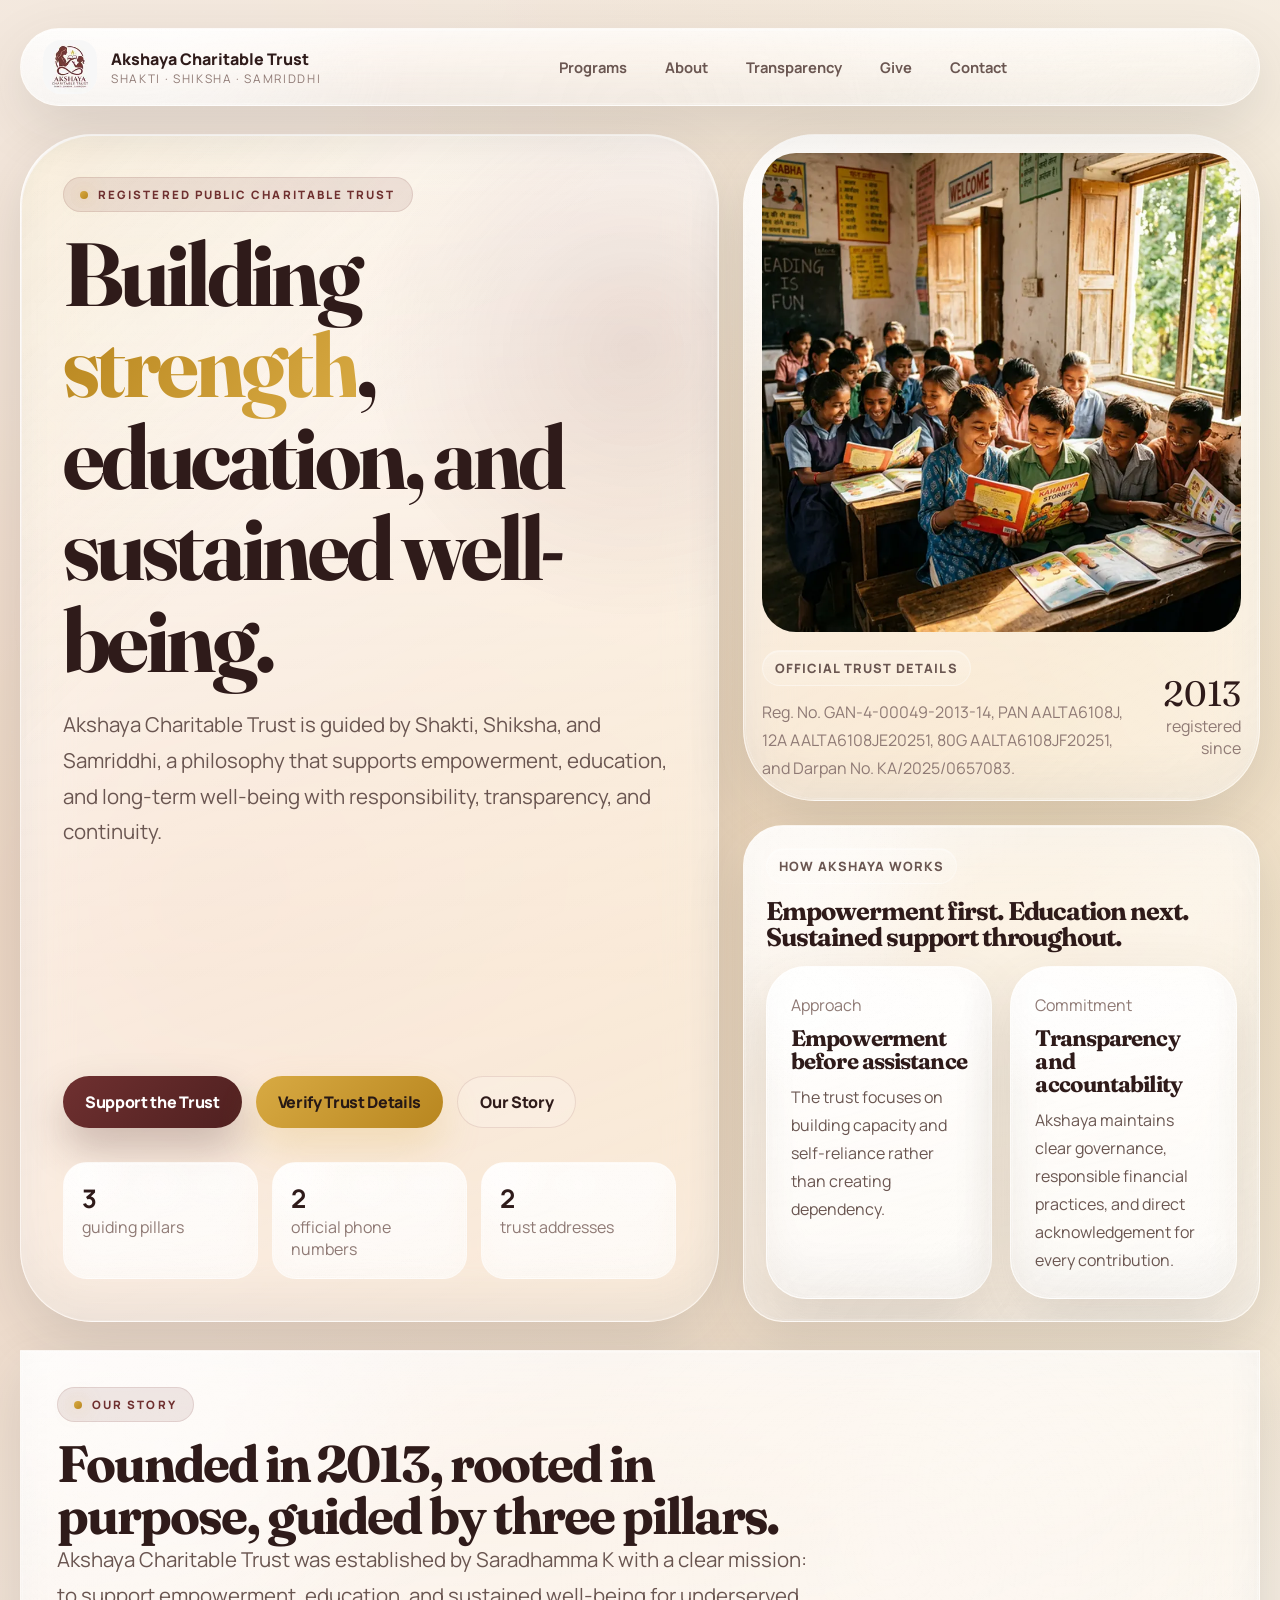
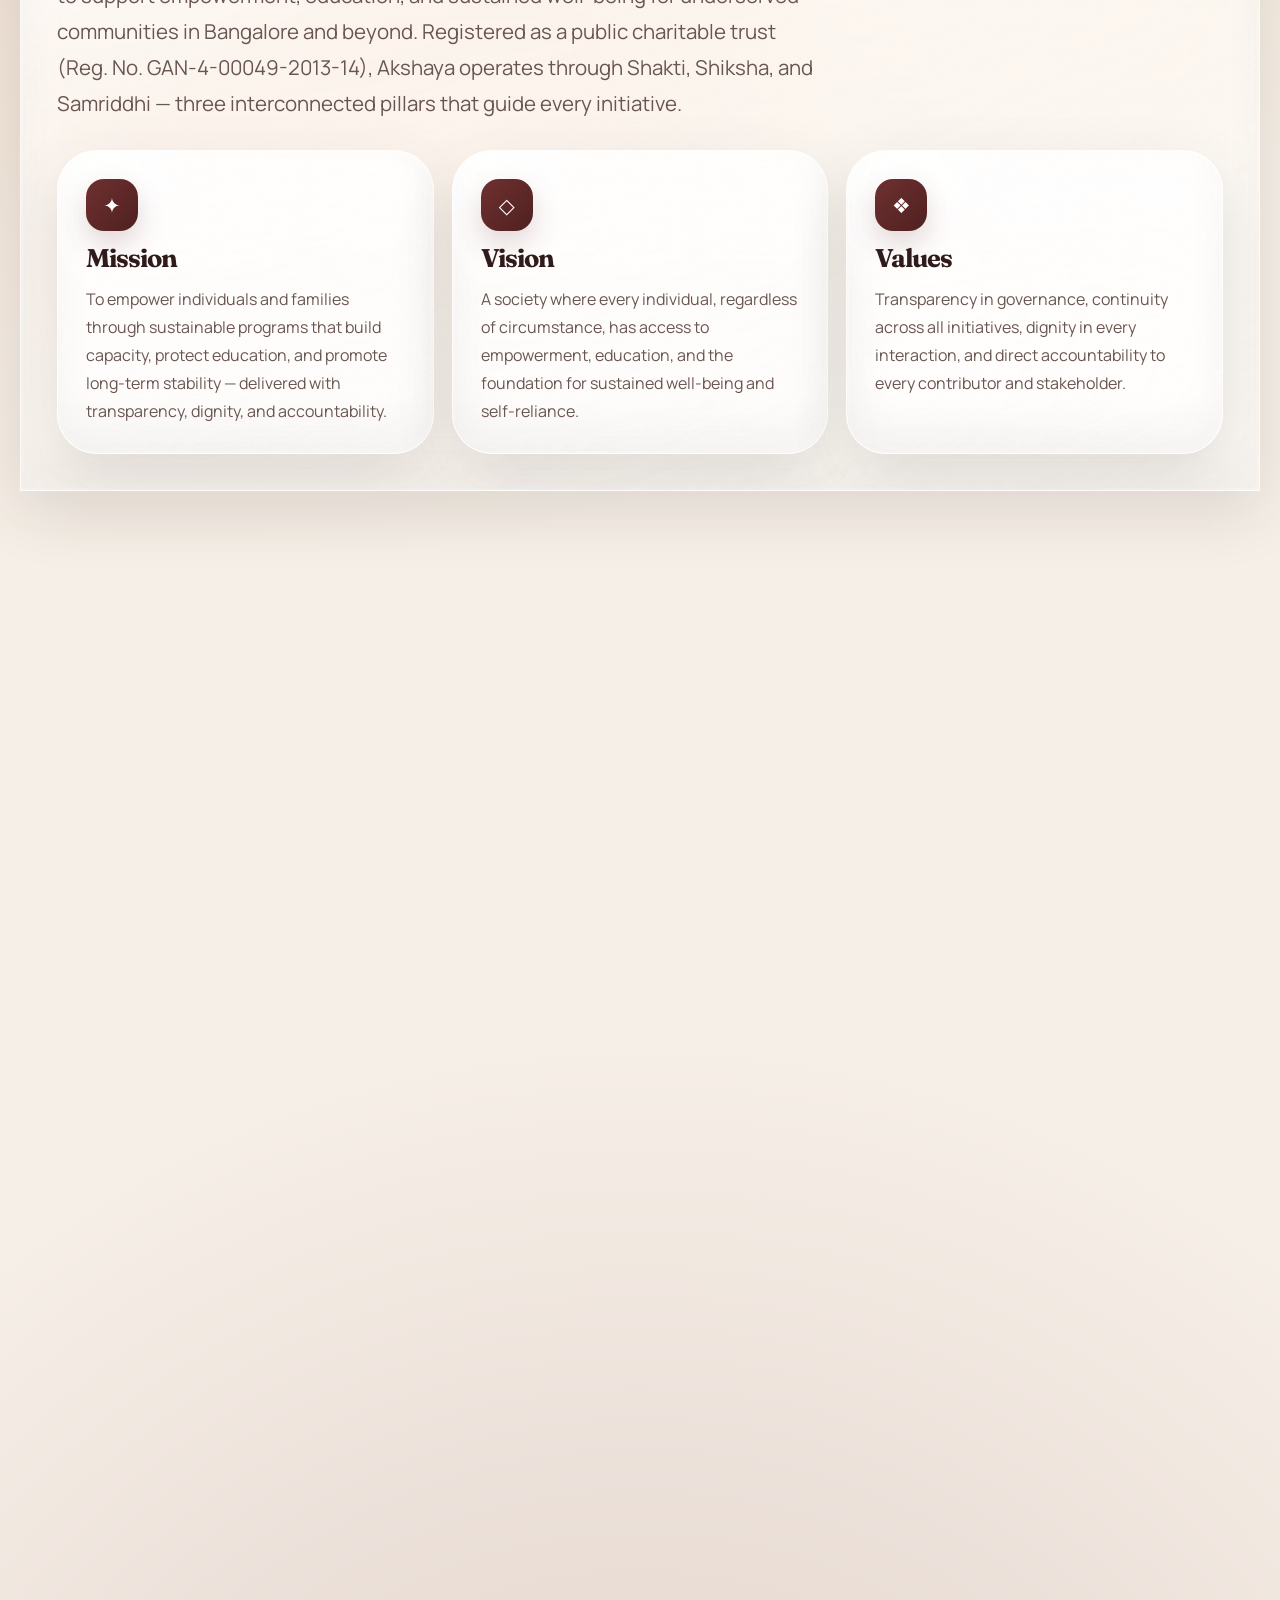
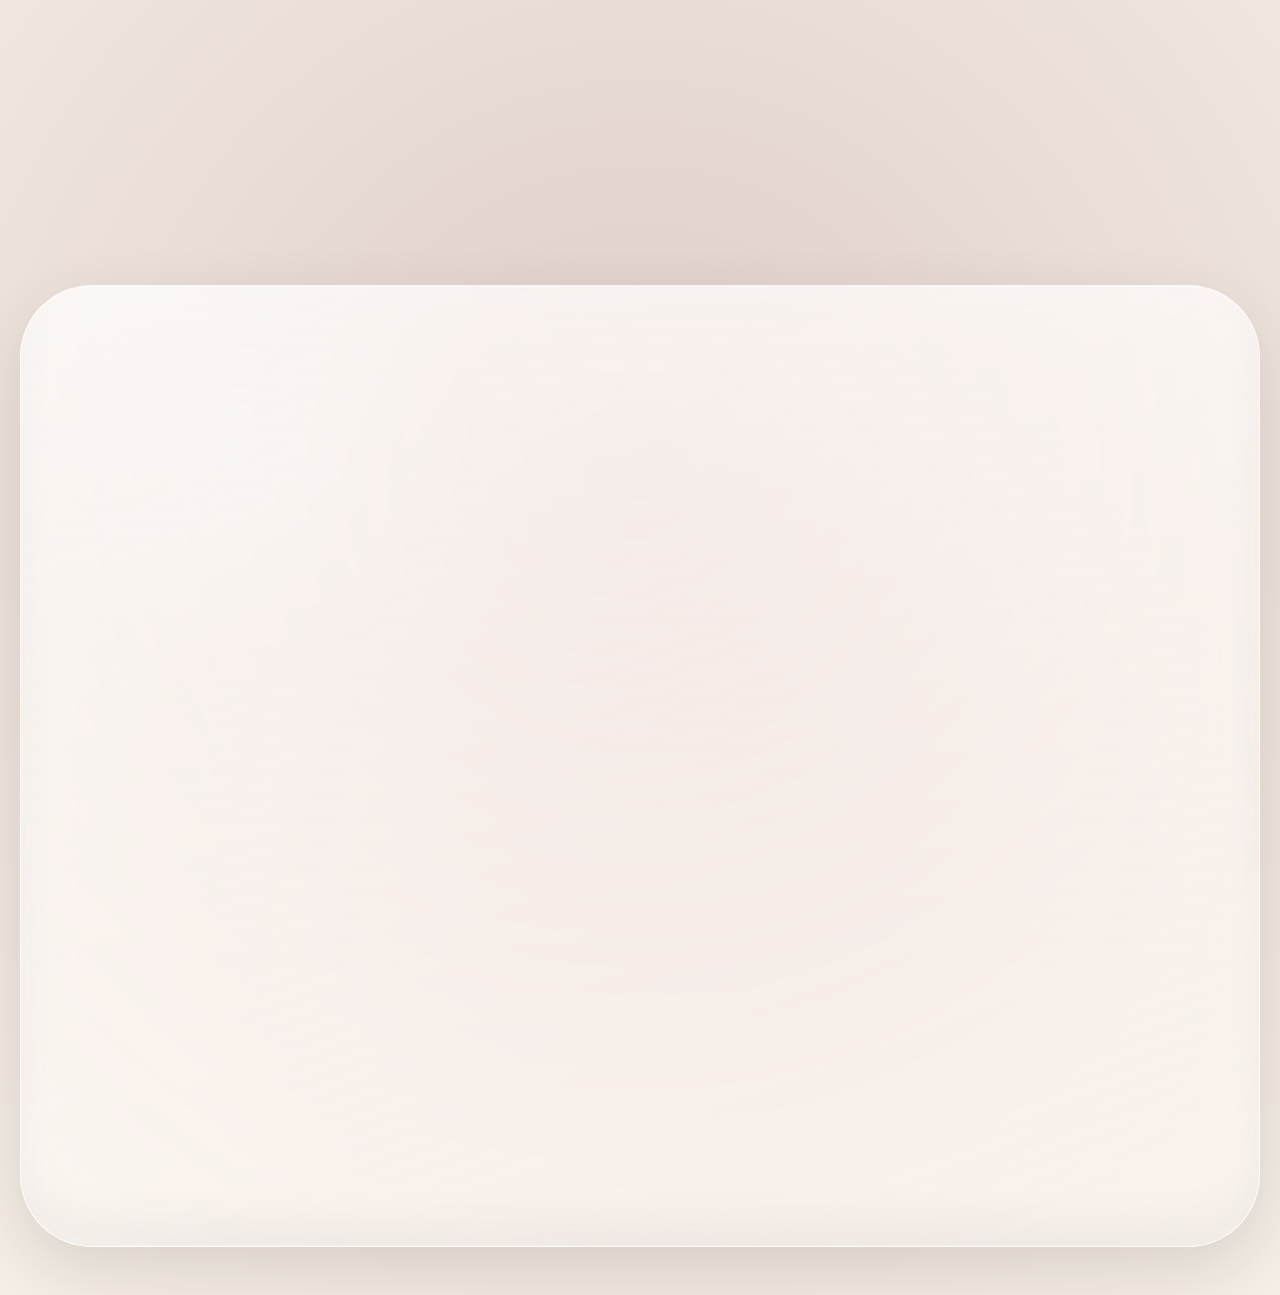
<file: index.html>
<!DOCTYPE html>
<html lang="en" data-theme="aurora">

<head>
    <meta charset="UTF-8" />
    <meta name="viewport" content="width=device-width, initial-scale=1.0" />
    <meta name="description"
        content="Akshaya Charitable Trust is a registered public charitable trust guided by Shakti, Shiksha, and Samriddhi: empowerment, education, and sustained well-being delivered with transparency and continuity." />
    <meta name="theme-color" content="#f6efe7" />
    <meta name="color-scheme" content="light" />
    <title>Akshaya Charitable Trust | Shakti · Shiksha · Samriddhi</title>
    <link rel="preconnect" href="https://fonts.googleapis.com">
    <link rel="preconnect" href="https://fonts.gstatic.com" crossorigin>
    <link rel="dns-prefetch" href="https://fonts.googleapis.com">
    <link rel="dns-prefetch" href="https://fonts.gstatic.com">
    <link rel="preload" as="image" href="hero-900.webp" imagesrcset="hero-600.webp 600w, hero-900.webp 900w" imagesizes="(max-width: 860px) 100vw, 50vw" type="image/webp">
    <link href="https://fonts.googleapis.com/css2?family=Manrope:wght@400;700;800&family=Fraunces:opsz,wght@9..144,600;9..144,700&display=swap" rel="stylesheet">
    <link rel="stylesheet" href="styles.css">
</head>

<body>
    <a href="#main" class="skip-link">Skip to main content</a>
    <div class="scroll-progress" aria-hidden="true"></div>

    <div class="page-shell">
        <div class="nav-wrap">
            <nav class="nav glass" aria-label="Main navigation">
                <a href="index.html" class="brand">
                    <div class="brand-mark"><img src="logo-96.webp" srcset="logo-96.webp 96w, logo-160.webp 160w" sizes="54px" alt="Akshaya Charitable Trust logo" width="54" height="54" decoding="async"></div>
                    <div class="brand-copy">
                        <div class="brand-title">Akshaya Charitable Trust</div>
                        <div class="brand-subtitle">Shakti · Shiksha · Samriddhi</div>
                    </div>
                </a>
                <div class="nav-links">
                    <a href="programs.html">Programs</a>
                    <a href="about.html">About</a>
                    <a href="transparency.html">Transparency</a>
                    <a href="giving.html">Give</a>
                    <a href="#contact">Contact</a>
                </div>
                <div class="nav-actions">
                    <button class="hamburger" aria-label="Open menu" aria-expanded="false">
                        <span class="hamburger-line"></span>
                        <span class="hamburger-line"></span>
                        <span class="hamburger-line"></span>
                    </button>
                </div>
            </nav>
        </div>

        <div class="drawer-backdrop"></div>
        <nav class="drawer" aria-label="Mobile navigation">
            <a href="index.html">Home</a>
            <a href="#story">Our Story</a>
            <a href="programs.html">Programs</a>
            <a href="stories.html">Impact Stories</a>
            <a href="news.html">News</a>
            <a href="volunteer.html">Get Involved</a>
            <a href="transparency.html">Transparency</a>
            <a href="about.html">About</a>
            <a href="giving.html">Give</a>
            <a href="#faq">FAQ</a>
            <a href="#contact">Contact</a>
            <a class="btn btn-primary btn-donate" href="giving.html"><span>Support the Trust</span></a>
        </nav>

        <main id="main">
            <!-- HERO -->
            <section class="hero section" aria-label="Hero">
                <article class="hero-card glass hover-lift" data-reveal>
                    <div class="hero-intro">
                        <div class="eyebrow">Registered Public Charitable Trust</div>
                        <h1>Building <span class="gradient-text">strength</span>, education, and sustained well-being.</h1>
                        <p class="hero-copy lede">Akshaya Charitable Trust is guided by Shakti, Shiksha, and Samriddhi, a philosophy that supports empowerment, education, and long-term well-being with responsibility, transparency, and continuity.</p>
                    </div>
                    <div>
                        <div class="hero-actions">
                            <a class="btn btn-primary btn-donate" href="giving.html"><span>Support the Trust</span></a>
                            <a class="btn btn-secondary" href="#contact">Verify Trust Details</a>
                            <a class="btn btn-ghost" href="#story">Our Story</a>
                        </div>
                        <div class="hero-metrics">
                            <div class="metric-chip glass">
                                <strong data-count="3">0</strong>
                                <span class="muted">guiding pillars</span>
                            </div>
                            <div class="metric-chip glass">
                                <strong data-count="2">0</strong>
                                <span class="muted">official phone numbers</span>
                            </div>
                            <div class="metric-chip glass">
                                <strong data-count="2">0</strong>
                                <span class="muted">trust addresses</span>
                            </div>
                        </div>
                    </div>
                </article>

                <div class="hero-side">
                    <article class="hero-visual glass hover-lift" data-reveal>
                        <div class="hero-media">
                            <img src="hero-900.webp" srcset="hero-600.webp 600w, hero-900.webp 900w" sizes="(max-width: 860px) 100vw, 50vw" alt="Children in a classroom supported by the trust" width="900" height="1200" decoding="async" fetchpriority="high">
                        </div>
                        <div class="floating-row" style="margin-top:18px;">
                            <div>
                                <div class="badge">Official trust details</div>
                                <p class="muted" style="margin-top:12px; max-width: 420px;">Reg. No. GAN-4-00049-2013-14, PAN AALTA6108J, 12A AALTA6108JE20251, 80G AALTA6108JF20251, and Darpan No. KA/2025/0657083.</p>
                            </div>
                            <div style="text-align:right;">
                                <div style="font-family:var(--font-display);font-size:2.2rem;color:var(--text);">2013</div>
                                <div class="muted">registered since</div>
                            </div>
                        </div>
                    </article>

                    <article class="hero-floating glass hover-lift" data-reveal>
                        <div class="floating-row">
                            <div>
                                <div class="badge">How Akshaya works</div>
                                <h3 style="margin-top:14px;">Empowerment first. Education next. Sustained support throughout.</h3>
                            </div>
                        </div>
                        <div class="proof-board">
                            <div class="floating-card glass">
                                <p class="muted">Approach</p>
                                <h4 style="margin-top:8px; font-size:1.4rem;">Empowerment before assistance</h4>
                                <p style="margin-top:10px;">The trust focuses on building capacity and self-reliance rather than creating dependency.</p>
                            </div>
                            <div class="floating-card glass">
                                <p class="muted">Commitment</p>
                                <h4 style="margin-top:8px; font-size:1.4rem;">Transparency and accountability</h4>
                                <p style="margin-top:10px;">Akshaya maintains clear governance, responsible financial practices, and direct acknowledgement for every contribution.</p>
                            </div>
                        </div>
                    </article>
                </div>
            </section>

            <!-- OUR STORY -->
            <section id="story" class="section glass section-space" data-reveal>
                <div class="section-header">
                    <div class="eyebrow">Our Story</div>
                    <h2>Founded in 2013, rooted in purpose, guided by three pillars.</h2>
                    <p class="lede">Akshaya Charitable Trust was established by Saradhamma K with a clear mission: to support empowerment, education, and sustained well-being for underserved communities in Bangalore and beyond. Registered as a public charitable trust (Reg. No. GAN-4-00049-2013-14), Akshaya operates through Shakti, Shiksha, and Samriddhi — three interconnected pillars that guide every initiative.</p>
                </div>
                <div class="story-vision-grid">
                    <article class="vision-card glass hover-lift">
                        <div class="vision-icon">✦</div>
                        <h3>Mission</h3>
                        <p>To empower individuals and families through sustainable programs that build capacity, protect education, and promote long-term stability — delivered with transparency, dignity, and accountability.</p>
                    </article>
                    <article class="vision-card glass hover-lift">
                        <div class="vision-icon">◇</div>
                        <h3>Vision</h3>
                        <p>A society where every individual, regardless of circumstance, has access to empowerment, education, and the foundation for sustained well-being and self-reliance.</p>
                    </article>
                    <article class="vision-card glass hover-lift">
                        <div class="vision-icon">❖</div>
                        <h3>Values</h3>
                        <p>Transparency in governance, continuity across all initiatives, dignity in every interaction, and direct accountability to every contributor and stakeholder.</p>
                    </article>
                </div>
            </section>

            <!-- FAQ -->
            <section id="faq" class="section glass section-space" data-reveal>
                <div class="section-header">
                    <div class="eyebrow">Frequently Asked</div>
                    <h2>Common questions about Akshaya Charitable Trust.</h2>
                </div>
                <div class="faq-grid">
                    <details class="faq-item glass hover-lift">
                        <summary><span>Are donations tax-deductible?</span><span>+</span></summary>
                        <p>Yes. Akshaya Charitable Trust holds a valid 80G registration (AALTA6108JF20251). All donations are eligible for tax deduction under Section 80G of the Indian Income Tax Act. An official receipt is issued for every contribution.</p>
                    </details>
                    <details class="faq-item glass hover-lift">
                        <summary><span>How are funds used?</span><span>+</span></summary>
                        <p>Funds are directed towards three pillars — Shakti (empowerment), Shiksha (education), and Samriddhi (sustained well-being). The trust maintains audited financial statements and provides direct accountability for all contributions.</p>
                    </details>
                    <details class="faq-item glass hover-lift">
                        <summary><span>How can I verify the trust?</span><span>+</span></summary>
                        <p>You can verify Akshaya through its registration (GAN-4-00049-2013-14), PAN (AALTA6108J), NGO Darpan (KA/2025/0657083), or by contacting us directly at 9844834103 or hope.akshaya@gmail.com.</p>
                    </details>
                    <details class="faq-item glass hover-lift">
                        <summary><span>Can I volunteer remotely?</span><span>+</span></summary>
                        <p>Yes. While many of our programs are Bangalore-based, we welcome remote volunteers who can contribute through content creation, mentoring, digital support, and awareness campaigns.</p>
                    </details>
                    <details class="faq-item glass hover-lift">
                        <summary><span>Does Akshaya accept CSR contributions?</span><span>+</span></summary>
                        <p>Absolutely. Akshaya holds a valid CSR Registration (CSR00099254) and is equipped to provide all compliance documentation required for corporate CSR partnerships.</p>
                    </details>
                    <details class="faq-item glass hover-lift">
                        <summary><span>How does the trust ensure accountability?</span><span>+</span></summary>
                        <p>Through direct acknowledgement for every contribution, audited annual financial statements, clear governance structures, and maintaining full statutory compliance including 12A, 80G, and NGO Darpan registrations.</p>
                    </details>
                </div>
            </section>

            <!-- CONTACT -->
            <section id="contact" class="section section-grid contact-grid" data-reveal>
                <article class="contact-card glass section-space hover-lift">
                    <div class="section-header" style="margin-bottom: 18px;">
                        <div class="eyebrow">Connect with the trust</div>
                        <h2>Use the official contact channels for support or verification.</h2>
                        <p class="lede">For information, verification, or clarification, the trust encourages stakeholders to connect directly through its official email, phones, and website.</p>
                    </div>
                    <form class="contact-form">
                        <div class="field-row">
                            <div class="field">
                                <label for="name">Name</label>
                                <input id="name" name="name" type="text" placeholder="Your full name">
                            </div>
                            <div class="field">
                                <label for="email">Email</label>
                                <input id="email" name="email" type="email" placeholder="you@example.com">
                            </div>
                        </div>
                        <div class="field-row">
                            <div class="field">
                                <label for="interest">I want to</label>
                                <select id="interest" name="interest">
                                    <option>Support Shakti</option>
                                    <option>Support Shiksha</option>
                                    <option>Support Samriddhi</option>
                                    <option>Verify trust details</option>
                                </select>
                            </div>
                            <div class="field">
                                <label for="phone">Phone</label>
                                <input id="phone" name="phone" type="tel" placeholder="Your phone number">
                            </div>
                        </div>
                        <div class="field">
                            <label for="message">Message</label>
                            <textarea id="message" name="message" placeholder="Share how you would like to connect with Akshaya Charitable Trust."></textarea>
                        </div>
                        <button type="submit" class="btn btn-primary">Contact the Trust</button>
                    </form>
                </article>
                <article class="contact-card glass section-space hover-lift">
                    <div class="eyebrow">Official details</div>
                    <h3>Verified information from the trust documents</h3>
                    <ul class="contact-list">
                        <li>Founder & President: Saradhamma K</li>
                        <li>Email: hope.akshaya@gmail.com</li>
                        <li>Website: https://theakshayafoundation.org</li>
                        <li>Phones: 9844834103, 8861438805</li>
                    </ul>
                    <div class="glass" style="margin-top:22px; padding:20px; border-radius:24px;">
                        <div class="badge">Addresses</div>
                        <p style="margin-top:14px;">Registered Address: #77 Venkateshwara Nilaya, Sunkalpet Main Road, Bangalore 02. Office Address: #40/A Ramanna Pet, J.M Road Cross, Bangalore 02.</p>
                    </div>
                </article>
            </section>
        </main>

        <footer class="footer glass">
            <div>
                <a href="index.html" class="brand" style="justify-content:flex-start;">
                    <div class="brand-mark"><img src="logo-96.webp" srcset="logo-96.webp 96w, logo-160.webp 160w" sizes="54px" alt="Akshaya Charitable Trust logo" width="54" height="54" loading="lazy" decoding="async"></div>
                    <div class="brand-copy">
                        <div class="brand-title">Akshaya Charitable Trust</div>
                        <div class="brand-subtitle">Shakti · Shiksha · Samriddhi</div>
                    </div>
                </a>
                <p class="muted" style="margin-top:12px; max-width:400px;">Registered public charitable trust empowering communities through education, empowerment, and sustained well-being since 2013.</p>
            </div>
            <div class="footer-links">
                <a href="#story">Our Story</a>
                <a href="programs.html">Programs</a>
                <a href="stories.html">Stories</a>
                <a href="volunteer.html">Get Involved</a>
                <a href="transparency.html">Transparency</a>
                <a href="about.html">About</a>
                <a href="giving.html">Give</a>
                <a href="#faq">FAQ</a>
                <a href="#contact">Contact</a>
            </div>
            <div class="footer-social">
                <a href="mailto:hope.akshaya@gmail.com" aria-label="Email">✉</a>
                <a href="tel:+919844834103" aria-label="Phone">☎</a>
                <a href="tel:+918861438805" aria-label="Phone 2">📞</a>
            </div>
            <div class="footer-bottom">
                <p class="muted">Reg. No. GAN-4-00049-2013-14 | PAN: AALTA6108J | CSR: CSR00099254</p>
                <p class="muted">© 2025 Akshaya Charitable Trust. All rights reserved.</p>
            </div>
        </footer>

        <div class="mobile-sticky-cta">
            <a class="btn btn-primary btn-donate" href="giving.html"><span>Support the Trust</span></a>
        </div>
    </div>

    <script>
        const root = document.documentElement;
        const revealItems = document.querySelectorAll('[data-reveal]');
        const hoverTargets = document.querySelectorAll('.hero-card, .hero-visual, .hero-floating');
        const reducedMotionQuery = window.matchMedia('(prefers-reduced-motion: reduce)');
        const compactViewportQuery = window.matchMedia('(max-width: 860px)');
        const coarsePointerQuery = window.matchMedia('(pointer: coarse)');
        const connection = navigator.connection || navigator.mozConnection || navigator.webkitConnection;
        const hoverOk = window.matchMedia('(hover: hover) and (pointer: fine)').matches;
        let parallaxFrame = false;
        let scrollFrame = false;
        let navCompact = false;
        let pointerX = window.innerWidth / 2;
        let pointerY = window.innerHeight / 2;

        function syncExperienceMode() {
            const liteMotion = reducedMotionQuery.matches || compactViewportQuery.matches || coarsePointerQuery.matches;
            const lowBandwidth = Boolean(connection?.saveData) || /^(slow-2g|2g|3g)$/i.test(connection?.effectiveType || '');
            root.dataset.motion = liteMotion ? 'lite' : 'full';
            root.dataset.bandwidth = lowBandwidth ? 'low' : 'standard';
            if (liteMotion) {
                root.style.setProperty('--parallax-x', '0px');
                root.style.setProperty('--parallax-y', '0px');
            }
        }

        function motionEnabled() { return root.dataset.motion === 'full'; }
        syncExperienceMode();

        const revealObserver = motionEnabled() ? new IntersectionObserver((entries) => {
            entries.forEach((entry) => {
                if (!entry.isIntersecting) return;
                entry.target.classList.add('is-visible');
                entry.target.querySelectorAll('[data-count]').forEach((item) => animateCount(item));
                revealObserver.unobserve(entry.target);
            });
        }, { threshold: 0.12, rootMargin: '0px 0px -6% 0px' }) : null;

        revealItems.forEach((item) => {
            if (revealObserver) { revealObserver.observe(item); return; }
            item.classList.add('is-visible');
            item.querySelectorAll('[data-count]').forEach((count) => animateCount(count));
        });

        function animateCount(node) {
            if (node.dataset.done) return;
            node.dataset.done = 'true';
            const target = Number(node.dataset.count);
            const duration = 2400;
            let start = null;
            function frame(timestamp) {
                if (!start) start = timestamp;
                const progress = Math.min((timestamp - start) / duration, 1);
                const eased = 1 - Math.pow(1 - progress, 4);
                node.textContent = Math.floor(target * eased).toLocaleString('en-IN');
                if (progress < 1) requestAnimationFrame(frame);
            }
            requestAnimationFrame(frame);
        }

        function syncOnScroll() {
            scrollFrame = false;
            const scrollable = Math.max(document.documentElement.scrollHeight - window.innerHeight, 1);
            const progress = Math.min(window.scrollY / scrollable, 1);
            root.style.setProperty('--scroll-progress', progress.toFixed(4));
            const shouldCompactNav = window.scrollY > 24 && !compactViewportQuery.matches;
            if (navCompact !== shouldCompactNav) {
                navCompact = shouldCompactNav;
                root.dataset.nav = navCompact ? 'compact' : 'resting';
            }
            if (motionEnabled()) paintParallax();
        }

        window.addEventListener('scroll', () => { if (scrollFrame) return; scrollFrame = true; requestAnimationFrame(syncOnScroll); }, { passive: true });
        window.addEventListener('resize', syncExperienceMode);

        function paintParallax() {
            parallaxFrame = false;
            const x = ((pointerX / window.innerWidth) - 0.5) * 32;
            const y = ((pointerY / window.innerHeight) - 0.5) * 24;
            const scroll = Math.min(window.scrollY / Math.max(document.body.scrollHeight - window.innerHeight, 1), 1);
            root.style.setProperty('--parallax-x', `${x.toFixed(2)}px`);
            root.style.setProperty('--parallax-y', `${(y + scroll * 18).toFixed(2)}px`);
        }

        window.addEventListener('pointermove', (event) => {
            if (!motionEnabled()) return;
            pointerX = event.clientX;
            pointerY = event.clientY;
            if (!parallaxFrame) { parallaxFrame = true; requestAnimationFrame(paintParallax); }
        });

        if (motionEnabled()) paintParallax();
        syncOnScroll();

        if (hoverOk) {
            hoverTargets.forEach((card) => {
                card.addEventListener('pointermove', (event) => {
                    if (!motionEnabled()) return;
                    const rect = card.getBoundingClientRect();
                    const x = (event.clientX - rect.left) / rect.width - 0.5;
                    const y = (event.clientY - rect.top) / rect.height - 0.5;
                    card.style.setProperty('--mx', `${((x + 0.5) * 100).toFixed(2)}%`);
                    card.style.setProperty('--my', `${((y + 0.5) * 100).toFixed(2)}%`);
                    card.style.transform = `translateY(-6px) rotateX(${(-y * 2.8).toFixed(2)}deg) rotateY(${(x * 4).toFixed(2)}deg)`;
                });
                card.addEventListener('pointerleave', () => {
                    card.style.transform = '';
                    card.style.removeProperty('--mx');
                    card.style.removeProperty('--my');
                });
            });
        }

        document.querySelector('.contact-form')?.addEventListener('submit', (event) => {
            event.preventDefault();
            const button = event.currentTarget.querySelector('button[type="submit"]');
            const original = button.textContent;
            button.textContent = 'Inquiry Captured';
            button.disabled = true;
            setTimeout(() => { button.textContent = original; button.disabled = false; }, 2200);
        });

        /* Hamburger Drawer */
        const hamburger = document.querySelector('.hamburger');
        const drawerBackdrop = document.querySelector('.drawer-backdrop');
        const drawer = document.querySelector('.drawer');
        function toggleDrawer(open) {
            const isOpen = open ?? root.dataset.drawer !== 'open';
            root.dataset.drawer = isOpen ? 'open' : 'closed';
            hamburger.setAttribute('aria-expanded', String(isOpen));
            document.body.style.overflow = isOpen ? 'hidden' : '';
            if (isOpen) { drawerBackdrop.classList.add('is-active'); } else { drawerBackdrop.classList.remove('is-active'); }
        }
        hamburger?.addEventListener('click', () => toggleDrawer());
        drawerBackdrop?.addEventListener('click', () => toggleDrawer(false));
        drawer?.querySelectorAll('a').forEach((link) => { link.addEventListener('click', () => toggleDrawer(false)); });
    </script>
</body>

</html>
</file>
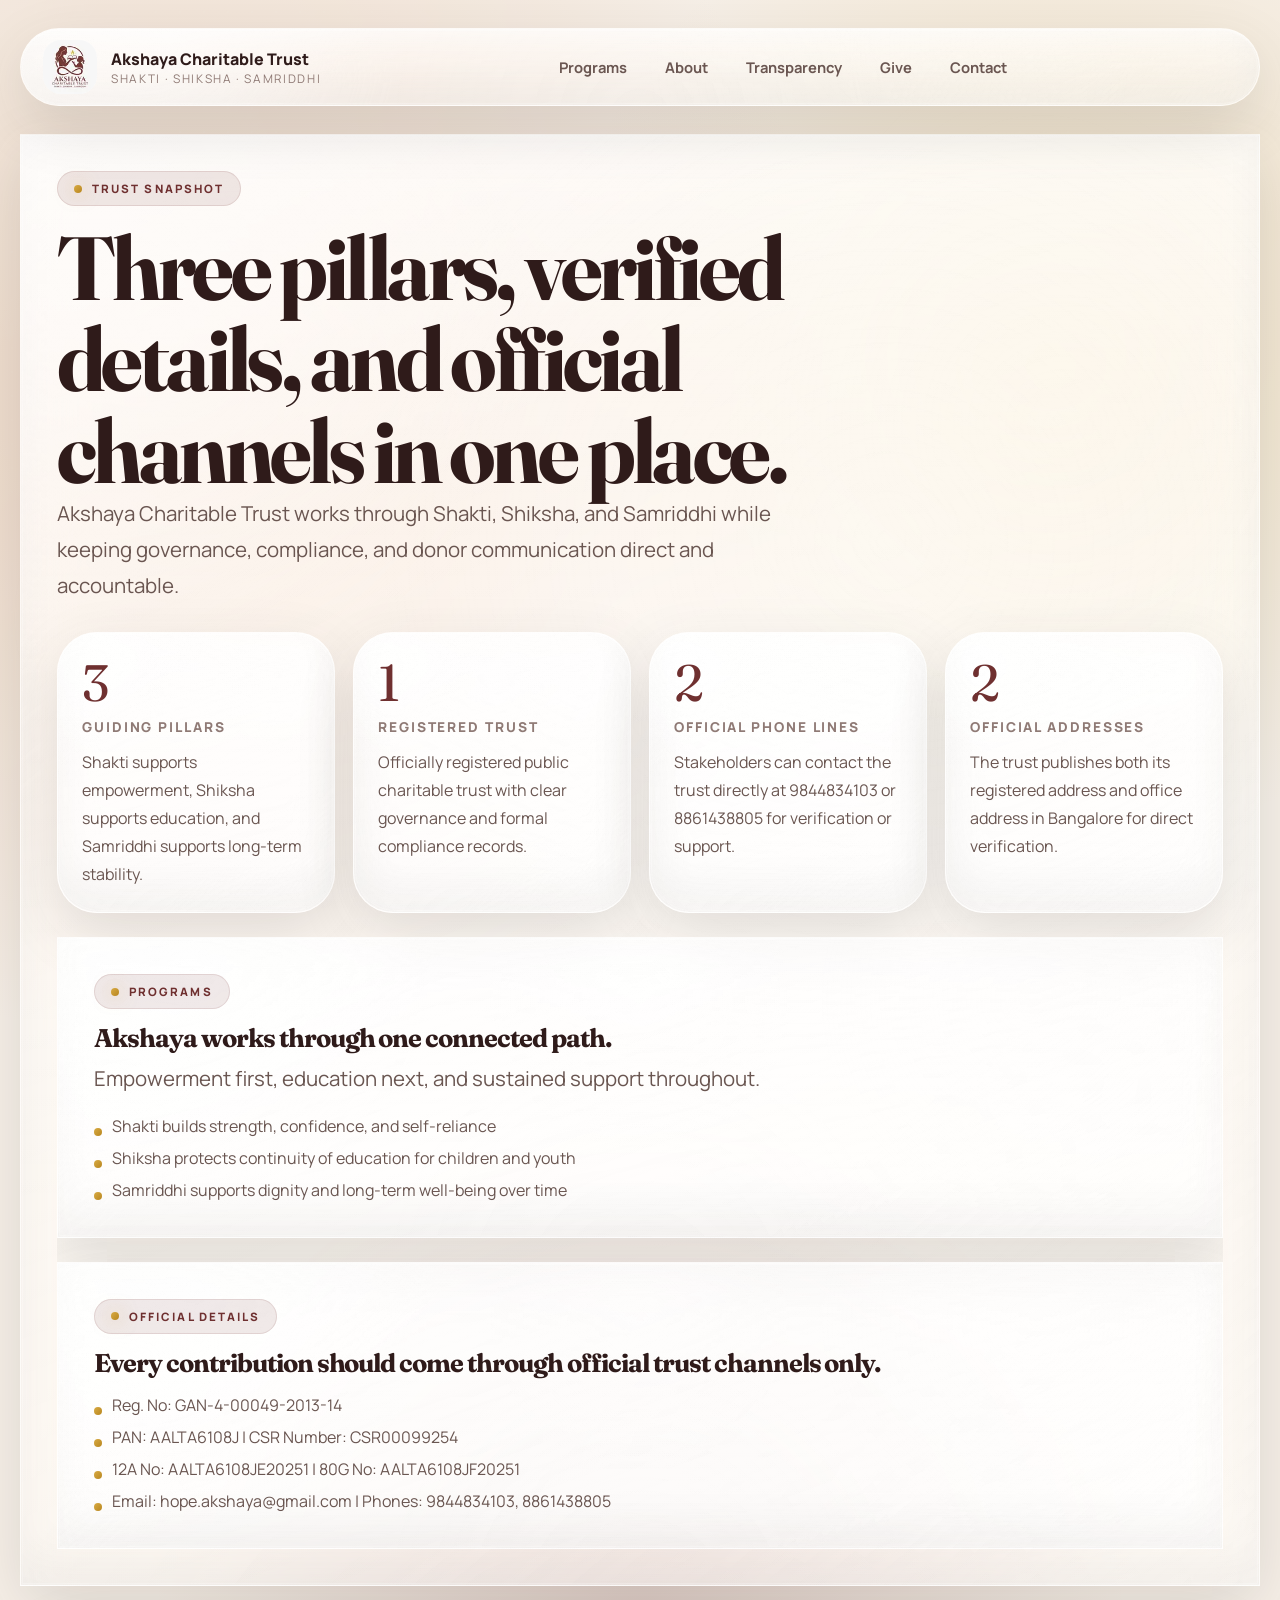
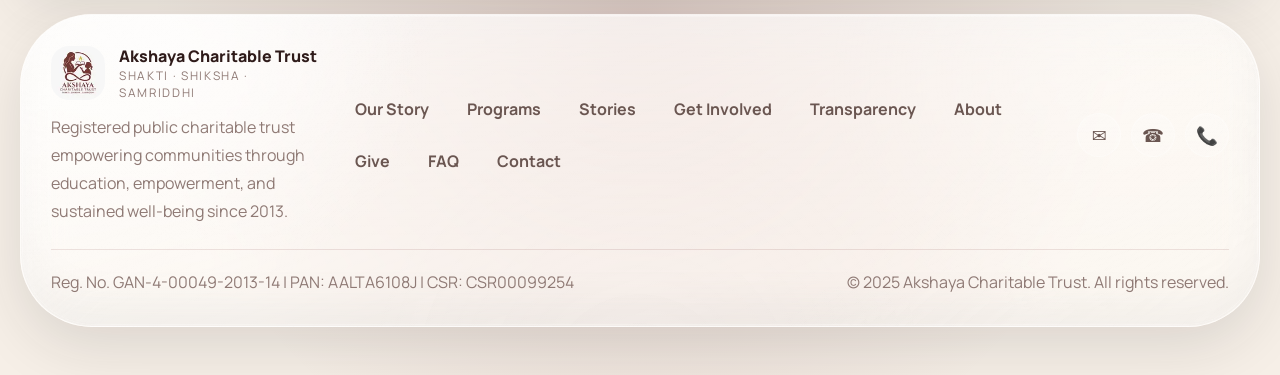
<file: about.html>
<!DOCTYPE html>
<html lang="en" data-theme="aurora">
<head>
    <meta charset="UTF-8" />
    <meta name="viewport" content="width=device-width, initial-scale=1.0" />
    <meta name="description" content="Trust snapshot, verified details, and official channels of Akshaya Charitable Trust." />
    <meta name="theme-color" content="#f6efe7" />
    <meta name="color-scheme" content="light" />
    <title>About | Akshaya Charitable Trust</title>
    <link rel="preconnect" href="https://fonts.googleapis.com">
    <link rel="preconnect" href="https://fonts.gstatic.com" crossorigin>
    <link href="https://fonts.googleapis.com/css2?family=Manrope:wght@400;700;800&family=Fraunces:opsz,wght@9..144,600;9..144,700&display=swap" rel="stylesheet">
    <link rel="stylesheet" href="styles.css">
</head>
<body>
    <a href="#main" class="skip-link">Skip to main content</a>
    <div class="scroll-progress" aria-hidden="true"></div>
    <div class="page-shell">
        <div class="nav-wrap">
            <nav class="nav glass" aria-label="Main navigation">
                <a href="index.html" class="brand">
                    <div class="brand-mark"><img src="logo-96.webp" srcset="logo-96.webp 96w, logo-160.webp 160w" sizes="54px" alt="Akshaya Charitable Trust logo" width="54" height="54" decoding="async"></div>
                    <div class="brand-copy">
                        <div class="brand-title">Akshaya Charitable Trust</div>
                        <div class="brand-subtitle">Shakti · Shiksha · Samriddhi</div>
                    </div>
                </a>
                <div class="nav-links">
                    <a href="programs.html">Programs</a>
                    <a href="about.html">About</a>
                    <a href="transparency.html">Transparency</a>
                    <a href="giving.html">Give</a>
                    <a href="index.html#contact">Contact</a>
                </div>
                <div class="nav-actions">
                    <button class="hamburger" aria-label="Open menu" aria-expanded="false">
                        <span class="hamburger-line"></span>
                        <span class="hamburger-line"></span>
                        <span class="hamburger-line"></span>
                    </button>
                </div>
            </nav>
        </div>
        <div class="drawer-backdrop"></div>
        <nav class="drawer" aria-label="Mobile navigation">
            <a href="index.html">Home</a>
            <a href="index.html#story">Our Story</a>
            <a href="programs.html">Programs</a>
            <a href="stories.html">Impact Stories</a>
            <a href="news.html">News</a>
            <a href="volunteer.html">Get Involved</a>
            <a href="transparency.html">Transparency</a>
            <a href="about.html">About</a>
            <a href="giving.html">Give</a>
            <a href="index.html#faq">FAQ</a>
            <a href="index.html#contact">Contact</a>
            <a class="btn btn-primary btn-donate" href="giving.html"><span>Support the Trust</span></a>
        </nav>
        <main id="main">

            <section class="section glass section-space" data-reveal>
                <div class="section-header">
                    <div class="eyebrow">Trust snapshot</div>
                    <h1>Three pillars, verified details, and official channels in one place.</h1>
                    <p class="lede">Akshaya Charitable Trust works through Shakti, Shiksha, and Samriddhi while keeping governance, compliance, and donor communication direct and accountable.</p>
                </div>
                <div class="impact-grid">
                    <article class="impact-card glass hover-lift">
                        <div class="impact-value" data-count="3">0</div>
                        <div class="impact-label">guiding pillars</div>
                        <p style="margin-top:12px;">Shakti supports empowerment, Shiksha supports education, and Samriddhi supports long-term stability.</p>
                    </article>
                    <article class="impact-card glass hover-lift">
                        <div class="impact-value" data-count="1">0</div>
                        <div class="impact-label">registered trust</div>
                        <p style="margin-top:12px;">Officially registered public charitable trust with clear governance and formal compliance records.</p>
                    </article>
                    <article class="impact-card glass hover-lift">
                        <div class="impact-value" data-count="2">0</div>
                        <div class="impact-label">official phone lines</div>
                        <p style="margin-top:12px;">Stakeholders can contact the trust directly at 9844834103 or 8861438805 for verification or support.</p>
                    </article>
                    <article class="impact-card glass hover-lift">
                        <div class="impact-value" data-count="2">0</div>
                        <div class="impact-label">official addresses</div>
                        <p style="margin-top:12px;">The trust publishes both its registered address and office address in Bangalore for direct verification.</p>
                    </article>
                </div>
                <div class="section-grid" style="margin-top:24px;">
                    <article class="glass section-space hover-lift" data-reveal>
                        <div class="eyebrow">Programs</div>
                        <h3>Akshaya works through one connected path.</h3>
                        <p class="lede" style="margin-top:10px;">Empowerment first, education next, and sustained support throughout.</p>
                        <ul class="support-list" style="margin-top:18px;">
                            <li>Shakti builds strength, confidence, and self-reliance</li>
                            <li>Shiksha protects continuity of education for children and youth</li>
                            <li>Samriddhi supports dignity and long-term well-being over time</li>
                        </ul>
                    </article>
                    <article class="glass section-space hover-lift" data-reveal>
                        <div class="eyebrow">Official details</div>
                        <h3>Every contribution should come through official trust channels only.</h3>
                        <ul class="support-list" style="margin-top:18px;">
                            <li>Reg. No: GAN-4-00049-2013-14</li>
                            <li>PAN: AALTA6108J | CSR Number: CSR00099254</li>
                            <li>12A No: AALTA6108JE20251 | 80G No: AALTA6108JF20251</li>
                            <li>Email: hope.akshaya@gmail.com | Phones: 9844834103, 8861438805</li>
                        </ul>
                    </article>
                </div>
            </section>

        </main>

        <footer class="footer glass">
            <div>
                <a href="index.html" class="brand" style="justify-content:flex-start;">
                    <div class="brand-mark"><img src="logo-96.webp" srcset="logo-96.webp 96w, logo-160.webp 160w" sizes="54px" alt="Akshaya Charitable Trust logo" width="54" height="54" loading="lazy" decoding="async"></div>
                    <div class="brand-copy">
                        <div class="brand-title">Akshaya Charitable Trust</div>
                        <div class="brand-subtitle">Shakti · Shiksha · Samriddhi</div>
                    </div>
                </a>
                <p class="muted" style="margin-top:12px; max-width:400px;">Registered public charitable trust empowering communities through education, empowerment, and sustained well-being since 2013.</p>
            </div>
            <div class="footer-links">
                <a href="index.html#story">Our Story</a>
                <a href="programs.html">Programs</a>
                <a href="stories.html">Stories</a>
                <a href="volunteer.html">Get Involved</a>
                <a href="transparency.html">Transparency</a>
                <a href="about.html">About</a>
                <a href="giving.html">Give</a>
                <a href="index.html#faq">FAQ</a>
                <a href="index.html#contact">Contact</a>
            </div>
            <div class="footer-social">
                <a href="mailto:hope.akshaya@gmail.com" aria-label="Email">✉</a>
                <a href="tel:+919844834103" aria-label="Phone">☎</a>
                <a href="tel:+918861438805" aria-label="Phone 2">📞</a>
            </div>
            <div class="footer-bottom">
                <p class="muted">Reg. No. GAN-4-00049-2013-14 | PAN: AALTA6108J | CSR: CSR00099254</p>
                <p class="muted">© 2025 Akshaya Charitable Trust. All rights reserved.</p>
            </div>
        </footer>
        <div class="mobile-sticky-cta">
            <a class="btn btn-primary btn-donate" href="giving.html"><span>Support the Trust</span></a>
        </div>
    </div>
    <script>
        const root = document.documentElement;
        const revealItems = document.querySelectorAll('[data-reveal]');
        const reducedMotionQuery = window.matchMedia('(prefers-reduced-motion: reduce)');
        const compactViewportQuery = window.matchMedia('(max-width: 860px)');
        const coarsePointerQuery = window.matchMedia('(pointer: coarse)');
        const connection = navigator.connection || navigator.mozConnection || navigator.webkitConnection;
        let scrollFrame = false;
        let navCompact = false;

        function syncExperienceMode() {
            const liteMotion = reducedMotionQuery.matches || compactViewportQuery.matches || coarsePointerQuery.matches;
            const lowBandwidth = Boolean(connection?.saveData) || /^(slow-2g|2g|3g)$/i.test(connection?.effectiveType || '');
            root.dataset.motion = liteMotion ? 'lite' : 'full';
            root.dataset.bandwidth = lowBandwidth ? 'low' : 'standard';
        }
        function motionEnabled() { return root.dataset.motion === 'full'; }
        syncExperienceMode();

        const revealObserver = motionEnabled() ? new IntersectionObserver((entries) => {
            entries.forEach((entry) => {
                if (!entry.isIntersecting) return;
                entry.target.classList.add('is-visible');
                entry.target.querySelectorAll('[data-count]').forEach((item) => animateCount(item));
                revealObserver.unobserve(entry.target);
            });
        }, { threshold: 0.12, rootMargin: '0px 0px -6% 0px' }) : null;

        revealItems.forEach((item) => {
            if (revealObserver) { revealObserver.observe(item); return; }
            item.classList.add('is-visible');
            item.querySelectorAll('[data-count]').forEach((count) => animateCount(count));
        });

        function animateCount(node) {
            if (node.dataset.done) return;
            node.dataset.done = 'true';
            const target = Number(node.dataset.count);
            const duration = 2400;
            let start = null;
            function frame(timestamp) {
                if (!start) start = timestamp;
                const progress = Math.min((timestamp - start) / duration, 1);
                const eased = 1 - Math.pow(1 - progress, 4);
                node.textContent = Math.floor(target * eased).toLocaleString('en-IN');
                if (progress < 1) requestAnimationFrame(frame);
            }
            requestAnimationFrame(frame);
        }

        function syncOnScroll() {
            scrollFrame = false;
            const scrollable = Math.max(document.documentElement.scrollHeight - window.innerHeight, 1);
            const progress = Math.min(window.scrollY / scrollable, 1);
            root.style.setProperty('--scroll-progress', progress.toFixed(4));
            const shouldCompactNav = window.scrollY > 24 && !compactViewportQuery.matches;
            if (navCompact !== shouldCompactNav) {
                navCompact = shouldCompactNav;
                root.dataset.nav = navCompact ? 'compact' : 'resting';
            }
        }
        window.addEventListener('scroll', () => { if (scrollFrame) return; scrollFrame = true; requestAnimationFrame(syncOnScroll); }, { passive: true });
        window.addEventListener('resize', syncExperienceMode);
        syncOnScroll();

        /* Hamburger */
        const hamburger = document.querySelector('.hamburger');
        const drawerBackdrop = document.querySelector('.drawer-backdrop');
        const drawer = document.querySelector('.drawer');
        function toggleDrawer(open) {
            const isOpen = open ?? root.dataset.drawer !== 'open';
            root.dataset.drawer = isOpen ? 'open' : 'closed';
            hamburger.setAttribute('aria-expanded', String(isOpen));
            document.body.style.overflow = isOpen ? 'hidden' : '';
            if (isOpen) { drawerBackdrop.classList.add('is-active'); } else { drawerBackdrop.classList.remove('is-active'); }
        }
        hamburger?.addEventListener('click', () => toggleDrawer());
        drawerBackdrop?.addEventListener('click', () => toggleDrawer(false));
        drawer?.querySelectorAll('a').forEach((link) => { link.addEventListener('click', () => toggleDrawer(false)); });
    </script>
</body>
</html>
</file>
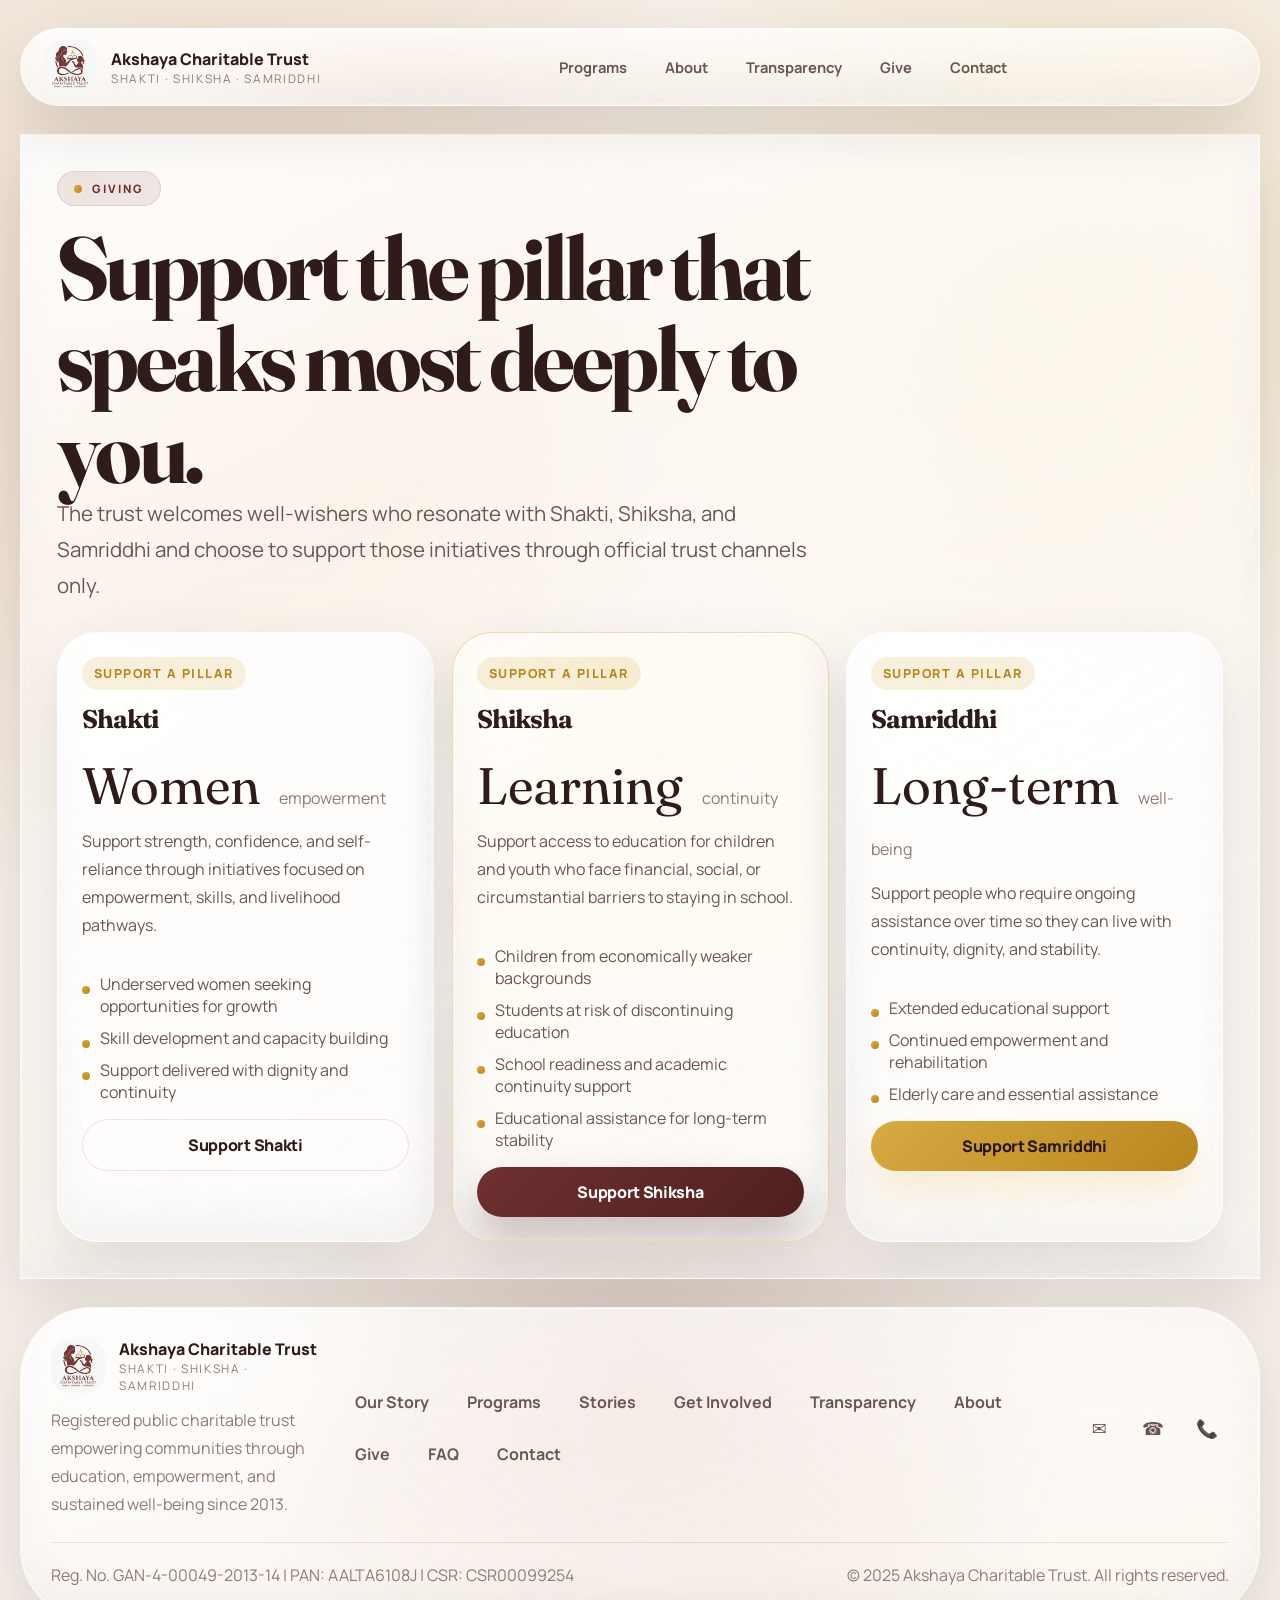
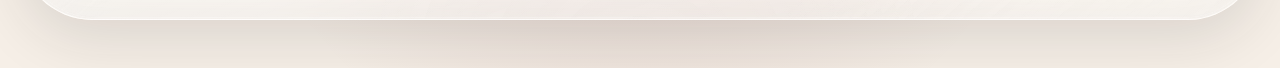
<file: giving.html>
<!DOCTYPE html>
<html lang="en" data-theme="aurora">
<head>
    <meta charset="UTF-8" />
    <meta name="viewport" content="width=device-width, initial-scale=1.0" />
    <meta name="description" content="Support Shakti, Shiksha, or Samriddhi — the three pillars of Akshaya Charitable Trust." />
    <meta name="theme-color" content="#f6efe7" />
    <meta name="color-scheme" content="light" />
    <title>Give | Akshaya Charitable Trust</title>
    <link rel="preconnect" href="https://fonts.googleapis.com">
    <link rel="preconnect" href="https://fonts.gstatic.com" crossorigin>
    <link href="https://fonts.googleapis.com/css2?family=Manrope:wght@400;700;800&family=Fraunces:opsz,wght@9..144,600;9..144,700&display=swap" rel="stylesheet">
    <link rel="stylesheet" href="styles.css">
</head>
<body>
    <a href="#main" class="skip-link">Skip to main content</a>
    <div class="scroll-progress" aria-hidden="true"></div>
    <div class="page-shell">
        <div class="nav-wrap">
            <nav class="nav glass" aria-label="Main navigation">
                <a href="index.html" class="brand">
                    <div class="brand-mark"><img src="logo-96.webp" srcset="logo-96.webp 96w, logo-160.webp 160w" sizes="54px" alt="Akshaya Charitable Trust logo" width="54" height="54" decoding="async"></div>
                    <div class="brand-copy">
                        <div class="brand-title">Akshaya Charitable Trust</div>
                        <div class="brand-subtitle">Shakti · Shiksha · Samriddhi</div>
                    </div>
                </a>
                <div class="nav-links">
                    <a href="programs.html">Programs</a>
                    <a href="about.html">About</a>
                    <a href="transparency.html">Transparency</a>
                    <a href="giving.html">Give</a>
                    <a href="index.html#contact">Contact</a>
                </div>
                <div class="nav-actions">
                    <button class="hamburger" aria-label="Open menu" aria-expanded="false">
                        <span class="hamburger-line"></span>
                        <span class="hamburger-line"></span>
                        <span class="hamburger-line"></span>
                    </button>
                </div>
            </nav>
        </div>
        <div class="drawer-backdrop"></div>
        <nav class="drawer" aria-label="Mobile navigation">
            <a href="index.html">Home</a>
            <a href="index.html#story">Our Story</a>
            <a href="programs.html">Programs</a>
            <a href="stories.html">Impact Stories</a>
            <a href="news.html">News</a>
            <a href="volunteer.html">Get Involved</a>
            <a href="transparency.html">Transparency</a>
            <a href="about.html">About</a>
            <a href="giving.html">Give</a>
            <a href="index.html#faq">FAQ</a>
            <a href="index.html#contact">Contact</a>
            <a class="btn btn-primary btn-donate" href="giving.html"><span>Support the Trust</span></a>
        </nav>
        <main id="main">

            <section class="section glass section-space" data-reveal>
                <div class="section-header">
                    <div class="eyebrow">Giving</div>
                    <h1>Support the pillar that speaks most deeply to you.</h1>
                    <p class="lede">The trust welcomes well-wishers who resonate with Shakti, Shiksha, and Samriddhi and choose to support those initiatives through official trust channels only.</p>
                </div>
                <div class="tier-grid">
                    <article class="tier glass hover-lift">
                        <div class="tier-kicker">Support a pillar</div>
                        <h3>Shakti</h3>
                        <div class="tier-price">Women <span>empowerment</span></div>
                        <p>Support strength, confidence, and self-reliance through initiatives focused on empowerment, skills, and livelihood pathways.</p>
                        <ul class="tier-list">
                            <li>Underserved women seeking opportunities for growth</li>
                            <li>Skill development and capacity building</li>
                            <li>Support delivered with dignity and continuity</li>
                        </ul>
                        <a class="btn btn-ghost btn-block" href="index.html#contact">Support Shakti</a>
                    </article>
                    <article class="tier glass featured hover-lift">
                        <div class="tier-kicker">Support a pillar</div>
                        <h3>Shiksha</h3>
                        <div class="tier-price">Learning <span>continuity</span></div>
                        <p>Support access to education for children and youth who face financial, social, or circumstantial barriers to staying in school.</p>
                        <ul class="tier-list">
                            <li>Children from economically weaker backgrounds</li>
                            <li>Students at risk of discontinuing education</li>
                            <li>School readiness and academic continuity support</li>
                            <li>Educational assistance for long-term stability</li>
                        </ul>
                        <a class="btn btn-primary btn-block" href="index.html#contact">Support Shiksha</a>
                    </article>
                    <article class="tier glass hover-lift">
                        <div class="tier-kicker">Support a pillar</div>
                        <h3>Samriddhi</h3>
                        <div class="tier-price">Long-term <span>well-being</span></div>
                        <p>Support people who require ongoing assistance over time so they can live with continuity, dignity, and stability.</p>
                        <ul class="tier-list">
                            <li>Extended educational support</li>
                            <li>Continued empowerment and rehabilitation</li>
                            <li>Elderly care and essential assistance</li>
                        </ul>
                        <a class="btn btn-secondary btn-block" href="index.html#contact">Support Samriddhi</a>
                    </article>
                </div>
            </section>

        </main>

        <footer class="footer glass">
            <div>
                <a href="index.html" class="brand" style="justify-content:flex-start;">
                    <div class="brand-mark"><img src="logo-96.webp" srcset="logo-96.webp 96w, logo-160.webp 160w" sizes="54px" alt="Akshaya Charitable Trust logo" width="54" height="54" loading="lazy" decoding="async"></div>
                    <div class="brand-copy">
                        <div class="brand-title">Akshaya Charitable Trust</div>
                        <div class="brand-subtitle">Shakti · Shiksha · Samriddhi</div>
                    </div>
                </a>
                <p class="muted" style="margin-top:12px; max-width:400px;">Registered public charitable trust empowering communities through education, empowerment, and sustained well-being since 2013.</p>
            </div>
            <div class="footer-links">
                <a href="index.html#story">Our Story</a>
                <a href="programs.html">Programs</a>
                <a href="stories.html">Stories</a>
                <a href="volunteer.html">Get Involved</a>
                <a href="transparency.html">Transparency</a>
                <a href="about.html">About</a>
                <a href="giving.html">Give</a>
                <a href="index.html#faq">FAQ</a>
                <a href="index.html#contact">Contact</a>
            </div>
            <div class="footer-social">
                <a href="mailto:hope.akshaya@gmail.com" aria-label="Email">✉</a>
                <a href="tel:+919844834103" aria-label="Phone">☎</a>
                <a href="tel:+918861438805" aria-label="Phone 2">📞</a>
            </div>
            <div class="footer-bottom">
                <p class="muted">Reg. No. GAN-4-00049-2013-14 | PAN: AALTA6108J | CSR: CSR00099254</p>
                <p class="muted">© 2025 Akshaya Charitable Trust. All rights reserved.</p>
            </div>
        </footer>
        <div class="mobile-sticky-cta">
            <a class="btn btn-primary btn-donate" href="giving.html"><span>Support the Trust</span></a>
        </div>
    </div>
    <script>
        const root = document.documentElement;
        const revealItems = document.querySelectorAll('[data-reveal]');
        const reducedMotionQuery = window.matchMedia('(prefers-reduced-motion: reduce)');
        const compactViewportQuery = window.matchMedia('(max-width: 860px)');
        const coarsePointerQuery = window.matchMedia('(pointer: coarse)');
        const connection = navigator.connection || navigator.mozConnection || navigator.webkitConnection;
        let scrollFrame = false;
        let navCompact = false;

        function syncExperienceMode() {
            const liteMotion = reducedMotionQuery.matches || compactViewportQuery.matches || coarsePointerQuery.matches;
            const lowBandwidth = Boolean(connection?.saveData) || /^(slow-2g|2g|3g)$/i.test(connection?.effectiveType || '');
            root.dataset.motion = liteMotion ? 'lite' : 'full';
            root.dataset.bandwidth = lowBandwidth ? 'low' : 'standard';
        }
        function motionEnabled() { return root.dataset.motion === 'full'; }
        syncExperienceMode();

        const revealObserver = motionEnabled() ? new IntersectionObserver((entries) => {
            entries.forEach((entry) => {
                if (!entry.isIntersecting) return;
                entry.target.classList.add('is-visible');
                entry.target.querySelectorAll('[data-count]').forEach((item) => animateCount(item));
                revealObserver.unobserve(entry.target);
            });
        }, { threshold: 0.12, rootMargin: '0px 0px -6% 0px' }) : null;

        revealItems.forEach((item) => {
            if (revealObserver) { revealObserver.observe(item); return; }
            item.classList.add('is-visible');
            item.querySelectorAll('[data-count]').forEach((count) => animateCount(count));
        });

        function animateCount(node) {
            if (node.dataset.done) return;
            node.dataset.done = 'true';
            const target = Number(node.dataset.count);
            const duration = 2400;
            let start = null;
            function frame(timestamp) {
                if (!start) start = timestamp;
                const progress = Math.min((timestamp - start) / duration, 1);
                const eased = 1 - Math.pow(1 - progress, 4);
                node.textContent = Math.floor(target * eased).toLocaleString('en-IN');
                if (progress < 1) requestAnimationFrame(frame);
            }
            requestAnimationFrame(frame);
        }

        function syncOnScroll() {
            scrollFrame = false;
            const scrollable = Math.max(document.documentElement.scrollHeight - window.innerHeight, 1);
            const progress = Math.min(window.scrollY / scrollable, 1);
            root.style.setProperty('--scroll-progress', progress.toFixed(4));
            const shouldCompactNav = window.scrollY > 24 && !compactViewportQuery.matches;
            if (navCompact !== shouldCompactNav) {
                navCompact = shouldCompactNav;
                root.dataset.nav = navCompact ? 'compact' : 'resting';
            }
        }
        window.addEventListener('scroll', () => { if (scrollFrame) return; scrollFrame = true; requestAnimationFrame(syncOnScroll); }, { passive: true });
        window.addEventListener('resize', syncExperienceMode);
        syncOnScroll();

        /* Hamburger */
        const hamburger = document.querySelector('.hamburger');
        const drawerBackdrop = document.querySelector('.drawer-backdrop');
        const drawer = document.querySelector('.drawer');
        function toggleDrawer(open) {
            const isOpen = open ?? root.dataset.drawer !== 'open';
            root.dataset.drawer = isOpen ? 'open' : 'closed';
            hamburger.setAttribute('aria-expanded', String(isOpen));
            document.body.style.overflow = isOpen ? 'hidden' : '';
            if (isOpen) { drawerBackdrop.classList.add('is-active'); } else { drawerBackdrop.classList.remove('is-active'); }
        }
        hamburger?.addEventListener('click', () => toggleDrawer());
        drawerBackdrop?.addEventListener('click', () => toggleDrawer(false));
        drawer?.querySelectorAll('a').forEach((link) => { link.addEventListener('click', () => toggleDrawer(false)); });
    </script>
</body>
</html>
</file>
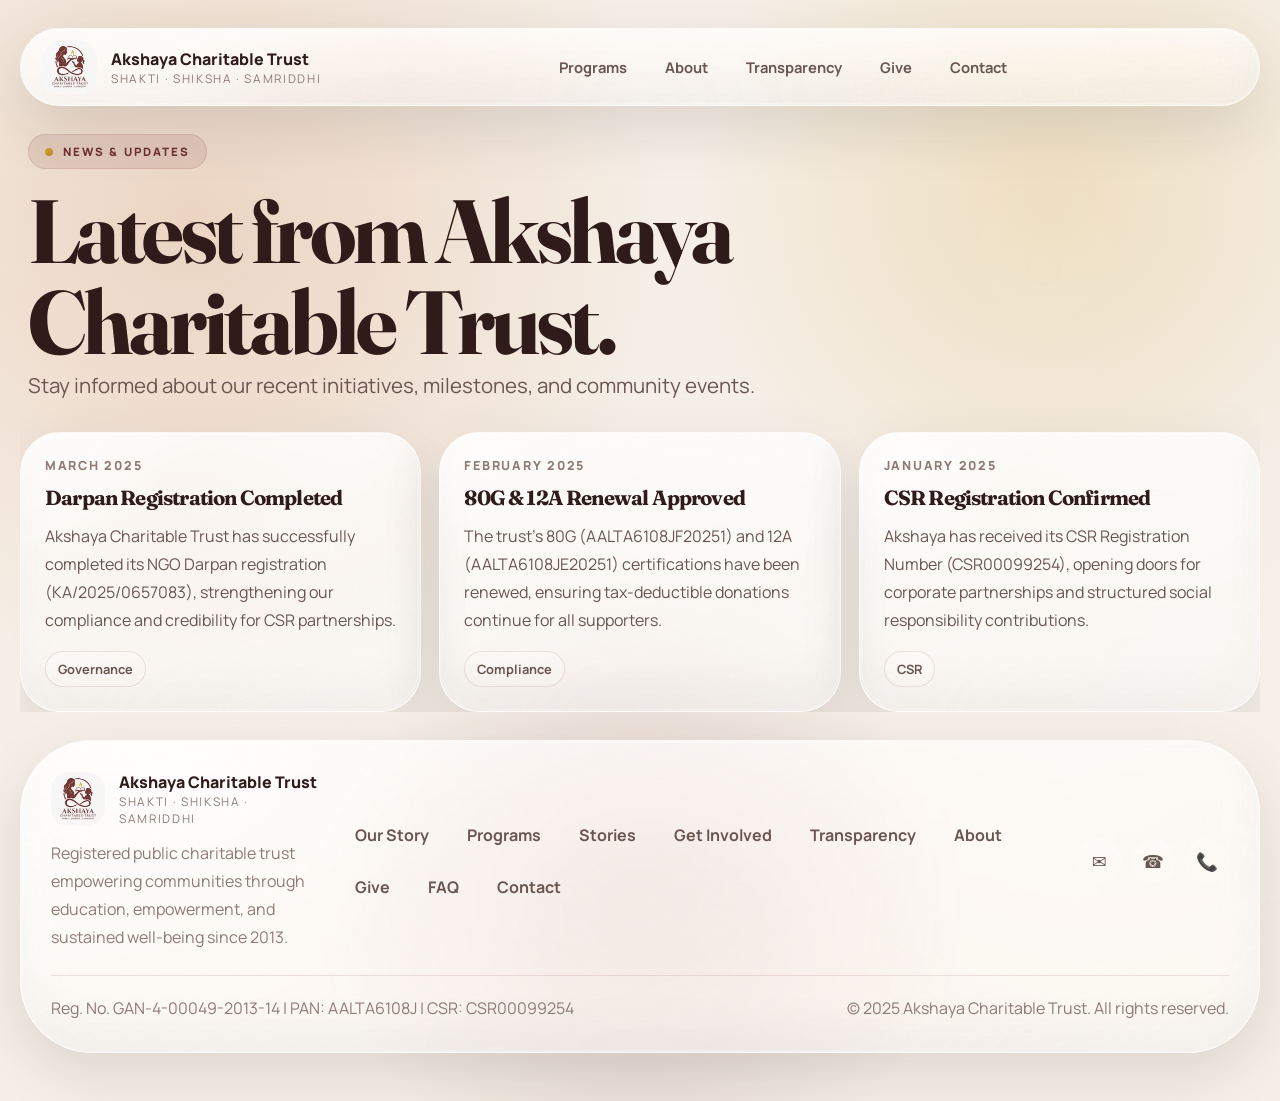
<file: news.html>
<!DOCTYPE html>
<html lang="en" data-theme="aurora">
<head>
    <meta charset="UTF-8" />
    <meta name="viewport" content="width=device-width, initial-scale=1.0" />
    <meta name="description" content="Latest news, milestones, and updates from Akshaya Charitable Trust." />
    <meta name="theme-color" content="#f6efe7" />
    <meta name="color-scheme" content="light" />
    <title>News & Updates | Akshaya Charitable Trust</title>
    <link rel="preconnect" href="https://fonts.googleapis.com">
    <link rel="preconnect" href="https://fonts.gstatic.com" crossorigin>
    <link href="https://fonts.googleapis.com/css2?family=Manrope:wght@400;700;800&family=Fraunces:opsz,wght@9..144,600;9..144,700&display=swap" rel="stylesheet">
    <link rel="stylesheet" href="styles.css">
</head>
<body>
    <a href="#main" class="skip-link">Skip to main content</a>
    <div class="scroll-progress" aria-hidden="true"></div>
    <div class="page-shell">
        <div class="nav-wrap">
            <nav class="nav glass" aria-label="Main navigation">
                <a href="index.html" class="brand">
                    <div class="brand-mark"><img src="logo-96.webp" srcset="logo-96.webp 96w, logo-160.webp 160w" sizes="54px" alt="Akshaya Charitable Trust logo" width="54" height="54" decoding="async"></div>
                    <div class="brand-copy">
                        <div class="brand-title">Akshaya Charitable Trust</div>
                        <div class="brand-subtitle">Shakti · Shiksha · Samriddhi</div>
                    </div>
                </a>
                <div class="nav-links">
                    <a href="programs.html">Programs</a>
                    <a href="about.html">About</a>
                    <a href="transparency.html">Transparency</a>
                    <a href="giving.html">Give</a>
                    <a href="index.html#contact">Contact</a>
                </div>
                <div class="nav-actions">
                    <button class="hamburger" aria-label="Open menu" aria-expanded="false">
                        <span class="hamburger-line"></span>
                        <span class="hamburger-line"></span>
                        <span class="hamburger-line"></span>
                    </button>
                </div>
            </nav>
        </div>
        <div class="drawer-backdrop"></div>
        <nav class="drawer" aria-label="Mobile navigation">
            <a href="index.html">Home</a>
            <a href="index.html#story">Our Story</a>
            <a href="programs.html">Programs</a>
            <a href="stories.html">Impact Stories</a>
            <a href="news.html">News</a>
            <a href="volunteer.html">Get Involved</a>
            <a href="transparency.html">Transparency</a>
            <a href="about.html">About</a>
            <a href="giving.html">Give</a>
            <a href="index.html#faq">FAQ</a>
            <a href="index.html#contact">Contact</a>
            <a class="btn btn-primary btn-donate" href="giving.html"><span>Support the Trust</span></a>
        </nav>
        <main id="main">

            <section class="section" data-reveal>
                <div class="section-header" style="padding: 0 8px;">
                    <div class="eyebrow">News & Updates</div>
                    <h1>Latest from Akshaya Charitable Trust.</h1>
                    <p class="lede">Stay informed about our recent initiatives, milestones, and community events.</p>
                </div>
                <div class="news-grid">
                    <article class="news-card glass hover-lift">
                        <span class="news-date">March 2025</span>
                        <h3>Darpan Registration Completed</h3>
                        <p>Akshaya Charitable Trust has successfully completed its NGO Darpan registration (KA/2025/0657083), strengthening our compliance and credibility for CSR partnerships.</p>
                        <div class="program-meta" style="margin-top: auto;"><span class="chip">Governance</span></div>
                    </article>
                    <article class="news-card glass hover-lift">
                        <span class="news-date">February 2025</span>
                        <h3>80G & 12A Renewal Approved</h3>
                        <p>The trust's 80G (AALTA6108JF20251) and 12A (AALTA6108JE20251) certifications have been renewed, ensuring tax-deductible donations continue for all supporters.</p>
                        <div class="program-meta" style="margin-top: auto;"><span class="chip">Compliance</span></div>
                    </article>
                    <article class="news-card glass hover-lift">
                        <span class="news-date">January 2025</span>
                        <h3>CSR Registration Confirmed</h3>
                        <p>Akshaya has received its CSR Registration Number (CSR00099254), opening doors for corporate partnerships and structured social responsibility contributions.</p>
                        <div class="program-meta" style="margin-top: auto;"><span class="chip">CSR</span></div>
                    </article>
                </div>
            </section>

        </main>

        <footer class="footer glass">
            <div>
                <a href="index.html" class="brand" style="justify-content:flex-start;">
                    <div class="brand-mark"><img src="logo-96.webp" srcset="logo-96.webp 96w, logo-160.webp 160w" sizes="54px" alt="Akshaya Charitable Trust logo" width="54" height="54" loading="lazy" decoding="async"></div>
                    <div class="brand-copy">
                        <div class="brand-title">Akshaya Charitable Trust</div>
                        <div class="brand-subtitle">Shakti · Shiksha · Samriddhi</div>
                    </div>
                </a>
                <p class="muted" style="margin-top:12px; max-width:400px;">Registered public charitable trust empowering communities through education, empowerment, and sustained well-being since 2013.</p>
            </div>
            <div class="footer-links">
                <a href="index.html#story">Our Story</a>
                <a href="programs.html">Programs</a>
                <a href="stories.html">Stories</a>
                <a href="volunteer.html">Get Involved</a>
                <a href="transparency.html">Transparency</a>
                <a href="about.html">About</a>
                <a href="giving.html">Give</a>
                <a href="index.html#faq">FAQ</a>
                <a href="index.html#contact">Contact</a>
            </div>
            <div class="footer-social">
                <a href="mailto:hope.akshaya@gmail.com" aria-label="Email">✉</a>
                <a href="tel:+919844834103" aria-label="Phone">☎</a>
                <a href="tel:+918861438805" aria-label="Phone 2">📞</a>
            </div>
            <div class="footer-bottom">
                <p class="muted">Reg. No. GAN-4-00049-2013-14 | PAN: AALTA6108J | CSR: CSR00099254</p>
                <p class="muted">© 2025 Akshaya Charitable Trust. All rights reserved.</p>
            </div>
        </footer>
        <div class="mobile-sticky-cta">
            <a class="btn btn-primary btn-donate" href="giving.html"><span>Support the Trust</span></a>
        </div>
    </div>
    <script>
        const root = document.documentElement;
        const revealItems = document.querySelectorAll('[data-reveal]');
        const reducedMotionQuery = window.matchMedia('(prefers-reduced-motion: reduce)');
        const compactViewportQuery = window.matchMedia('(max-width: 860px)');
        const coarsePointerQuery = window.matchMedia('(pointer: coarse)');
        const connection = navigator.connection || navigator.mozConnection || navigator.webkitConnection;
        let scrollFrame = false;
        let navCompact = false;

        function syncExperienceMode() {
            const liteMotion = reducedMotionQuery.matches || compactViewportQuery.matches || coarsePointerQuery.matches;
            const lowBandwidth = Boolean(connection?.saveData) || /^(slow-2g|2g|3g)$/i.test(connection?.effectiveType || '');
            root.dataset.motion = liteMotion ? 'lite' : 'full';
            root.dataset.bandwidth = lowBandwidth ? 'low' : 'standard';
        }
        function motionEnabled() { return root.dataset.motion === 'full'; }
        syncExperienceMode();

        const revealObserver = motionEnabled() ? new IntersectionObserver((entries) => {
            entries.forEach((entry) => {
                if (!entry.isIntersecting) return;
                entry.target.classList.add('is-visible');
                entry.target.querySelectorAll('[data-count]').forEach((item) => animateCount(item));
                revealObserver.unobserve(entry.target);
            });
        }, { threshold: 0.12, rootMargin: '0px 0px -6% 0px' }) : null;

        revealItems.forEach((item) => {
            if (revealObserver) { revealObserver.observe(item); return; }
            item.classList.add('is-visible');
            item.querySelectorAll('[data-count]').forEach((count) => animateCount(count));
        });

        function animateCount(node) {
            if (node.dataset.done) return;
            node.dataset.done = 'true';
            const target = Number(node.dataset.count);
            const duration = 2400;
            let start = null;
            function frame(timestamp) {
                if (!start) start = timestamp;
                const progress = Math.min((timestamp - start) / duration, 1);
                const eased = 1 - Math.pow(1 - progress, 4);
                node.textContent = Math.floor(target * eased).toLocaleString('en-IN');
                if (progress < 1) requestAnimationFrame(frame);
            }
            requestAnimationFrame(frame);
        }

        function syncOnScroll() {
            scrollFrame = false;
            const scrollable = Math.max(document.documentElement.scrollHeight - window.innerHeight, 1);
            const progress = Math.min(window.scrollY / scrollable, 1);
            root.style.setProperty('--scroll-progress', progress.toFixed(4));
            const shouldCompactNav = window.scrollY > 24 && !compactViewportQuery.matches;
            if (navCompact !== shouldCompactNav) {
                navCompact = shouldCompactNav;
                root.dataset.nav = navCompact ? 'compact' : 'resting';
            }
        }
        window.addEventListener('scroll', () => { if (scrollFrame) return; scrollFrame = true; requestAnimationFrame(syncOnScroll); }, { passive: true });
        window.addEventListener('resize', syncExperienceMode);
        syncOnScroll();

        /* Hamburger */
        const hamburger = document.querySelector('.hamburger');
        const drawerBackdrop = document.querySelector('.drawer-backdrop');
        const drawer = document.querySelector('.drawer');
        function toggleDrawer(open) {
            const isOpen = open ?? root.dataset.drawer !== 'open';
            root.dataset.drawer = isOpen ? 'open' : 'closed';
            hamburger.setAttribute('aria-expanded', String(isOpen));
            document.body.style.overflow = isOpen ? 'hidden' : '';
            if (isOpen) { drawerBackdrop.classList.add('is-active'); } else { drawerBackdrop.classList.remove('is-active'); }
        }
        hamburger?.addEventListener('click', () => toggleDrawer());
        drawerBackdrop?.addEventListener('click', () => toggleDrawer(false));
        drawer?.querySelectorAll('a').forEach((link) => { link.addEventListener('click', () => toggleDrawer(false)); });
    </script>
</body>
</html>
</file>
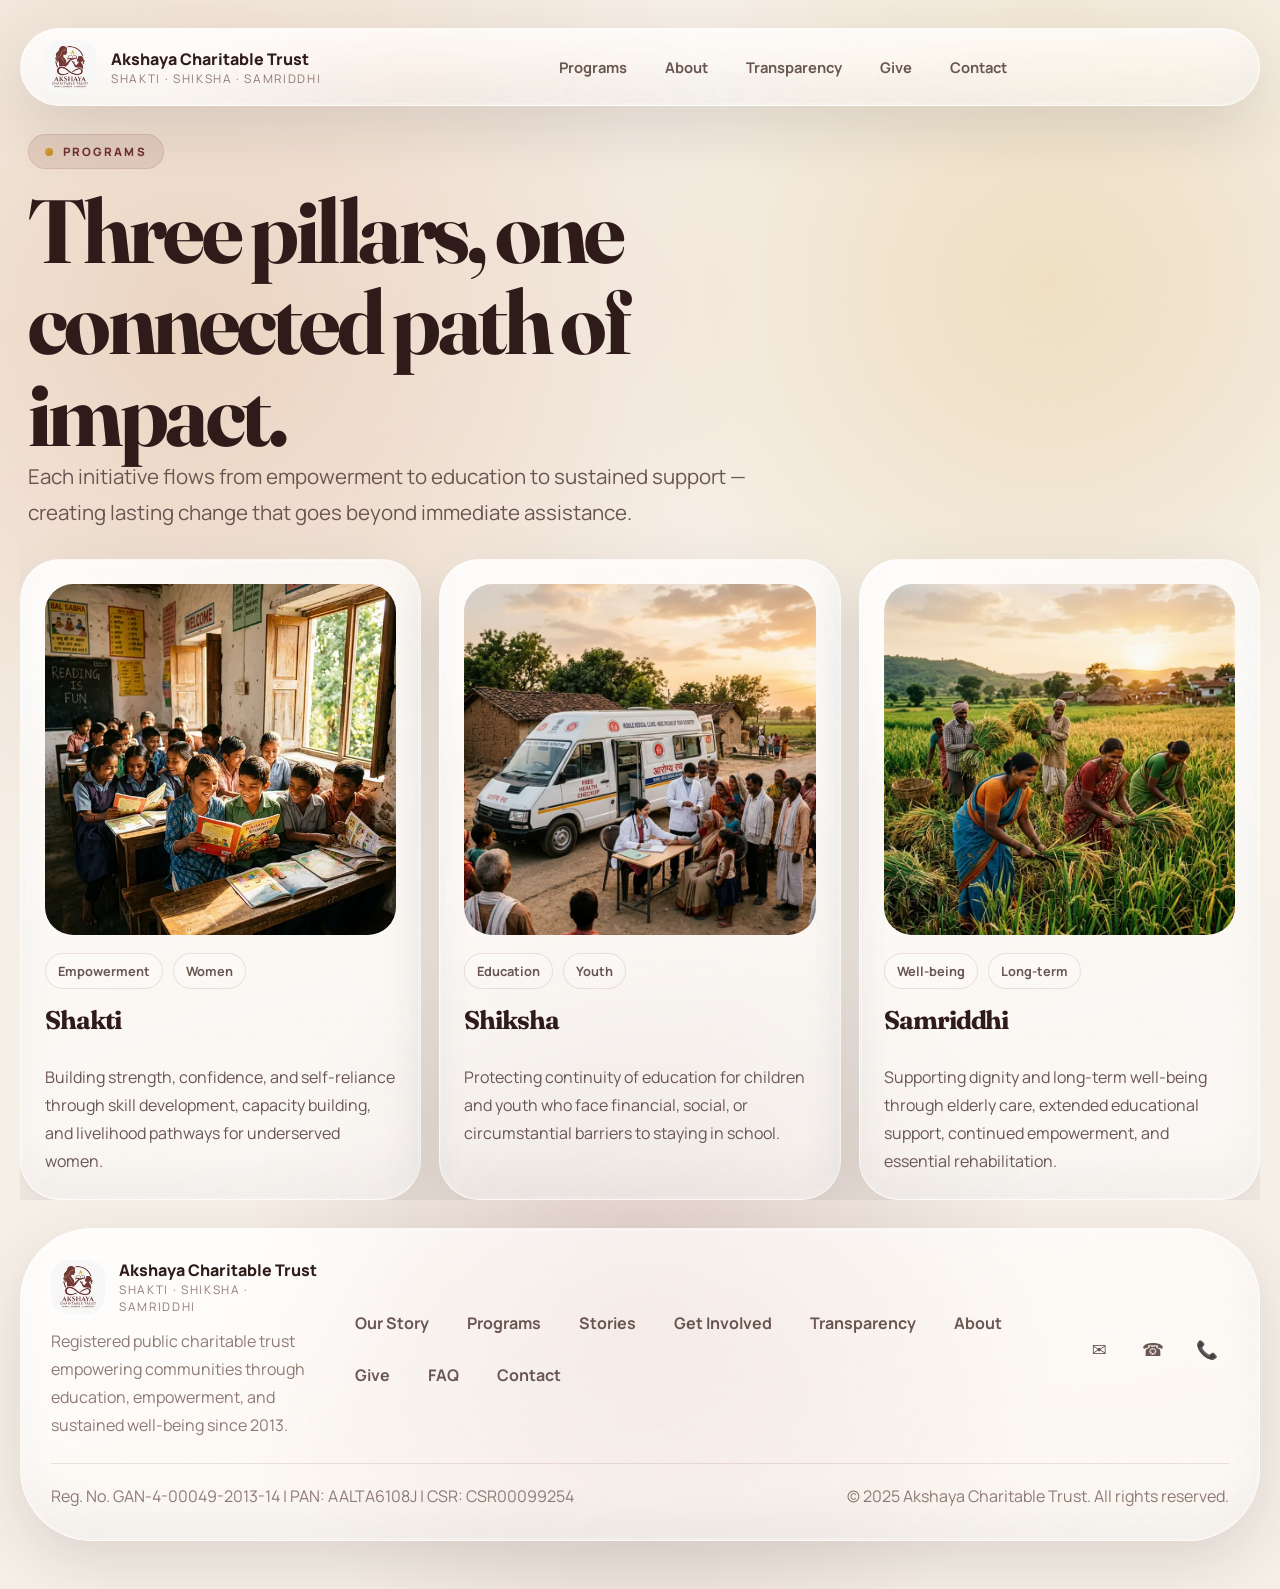
<file: programs.html>
<!DOCTYPE html>
<html lang="en" data-theme="aurora">
<head>
    <meta charset="UTF-8" />
    <meta name="viewport" content="width=device-width, initial-scale=1.0" />
    <meta name="description" content="Akshaya Charitable Trust programs: Shakti empowerment, Shiksha education, Samriddhi well-being." />
    <meta name="theme-color" content="#f6efe7" />
    <meta name="color-scheme" content="light" />
    <title>Programs | Akshaya Charitable Trust</title>
    <link rel="preconnect" href="https://fonts.googleapis.com">
    <link rel="preconnect" href="https://fonts.gstatic.com" crossorigin>
    <link href="https://fonts.googleapis.com/css2?family=Manrope:wght@400;700;800&family=Fraunces:opsz,wght@9..144,600;9..144,700&display=swap" rel="stylesheet">
    <link rel="stylesheet" href="styles.css">
</head>
<body>
    <a href="#main" class="skip-link">Skip to main content</a>
    <div class="scroll-progress" aria-hidden="true"></div>
    <div class="page-shell">
        <div class="nav-wrap">
            <nav class="nav glass" aria-label="Main navigation">
                <a href="index.html" class="brand">
                    <div class="brand-mark"><img src="logo-96.webp" srcset="logo-96.webp 96w, logo-160.webp 160w" sizes="54px" alt="Akshaya Charitable Trust logo" width="54" height="54" decoding="async"></div>
                    <div class="brand-copy">
                        <div class="brand-title">Akshaya Charitable Trust</div>
                        <div class="brand-subtitle">Shakti · Shiksha · Samriddhi</div>
                    </div>
                </a>
                <div class="nav-links">
                    <a href="programs.html">Programs</a>
                    <a href="about.html">About</a>
                    <a href="transparency.html">Transparency</a>
                    <a href="giving.html">Give</a>
                    <a href="index.html#contact">Contact</a>
                </div>
                <div class="nav-actions">
                    <button class="hamburger" aria-label="Open menu" aria-expanded="false">
                        <span class="hamburger-line"></span>
                        <span class="hamburger-line"></span>
                        <span class="hamburger-line"></span>
                    </button>
                </div>
            </nav>
        </div>
        <div class="drawer-backdrop"></div>
        <nav class="drawer" aria-label="Mobile navigation">
            <a href="index.html">Home</a>
            <a href="index.html#story">Our Story</a>
            <a href="programs.html">Programs</a>
            <a href="stories.html">Impact Stories</a>
            <a href="news.html">News</a>
            <a href="volunteer.html">Get Involved</a>
            <a href="transparency.html">Transparency</a>
            <a href="about.html">About</a>
            <a href="giving.html">Give</a>
            <a href="index.html#faq">FAQ</a>
            <a href="index.html#contact">Contact</a>
            <a class="btn btn-primary btn-donate" href="giving.html"><span>Support the Trust</span></a>
        </nav>
        <main id="main">

            <section class="section" data-reveal>
                <div class="section-header" style="padding: 0 8px;">
                    <div class="eyebrow">Programs</div>
                    <h1>Three pillars, one connected path of impact.</h1>
                    <p class="lede">Each initiative flows from empowerment to education to sustained support — creating lasting change that goes beyond immediate assistance.</p>
                </div>
                <div class="program-grid">
                    <article class="program-card glass hover-lift">
                        <div class="program-media">
                            <img src="hero-900.webp" srcset="hero-600.webp 600w, hero-900.webp 900w" sizes="(max-width: 860px) 100vw, 33vw" alt="Shakti empowerment program" width="900" height="1200" loading="lazy" decoding="async">
                        </div>
                        <div class="program-meta"><span class="chip">Empowerment</span><span class="chip">Women</span></div>
                        <h3>Shakti</h3>
                        <p>Building strength, confidence, and self-reliance through skill development, capacity building, and livelihood pathways for underserved women.</p>
                    </article>
                    <article class="program-card glass hover-lift">
                        <div class="program-media">
                            <img src="healthcare-800.webp" srcset="healthcare-800.webp 800w, healthcare-1200.webp 1200w" sizes="(max-width: 860px) 100vw, 33vw" alt="Shiksha education program" width="1200" height="800" loading="lazy" decoding="async">
                        </div>
                        <div class="program-meta"><span class="chip">Education</span><span class="chip">Youth</span></div>
                        <h3>Shiksha</h3>
                        <p>Protecting continuity of education for children and youth who face financial, social, or circumstantial barriers to staying in school.</p>
                    </article>
                    <article class="program-card glass hover-lift">
                        <div class="program-media">
                            <img src="farming-800.webp" srcset="farming-800.webp 800w, farming-1200.webp 1200w" sizes="(max-width: 860px) 100vw, 33vw" alt="Samriddhi well-being program" width="1200" height="800" loading="lazy" decoding="async">
                        </div>
                        <div class="program-meta"><span class="chip">Well-being</span><span class="chip">Long-term</span></div>
                        <h3>Samriddhi</h3>
                        <p>Supporting dignity and long-term well-being through elderly care, extended educational support, continued empowerment, and essential rehabilitation.</p>
                    </article>
                </div>
            </section>

        </main>

        <footer class="footer glass">
            <div>
                <a href="index.html" class="brand" style="justify-content:flex-start;">
                    <div class="brand-mark"><img src="logo-96.webp" srcset="logo-96.webp 96w, logo-160.webp 160w" sizes="54px" alt="Akshaya Charitable Trust logo" width="54" height="54" loading="lazy" decoding="async"></div>
                    <div class="brand-copy">
                        <div class="brand-title">Akshaya Charitable Trust</div>
                        <div class="brand-subtitle">Shakti · Shiksha · Samriddhi</div>
                    </div>
                </a>
                <p class="muted" style="margin-top:12px; max-width:400px;">Registered public charitable trust empowering communities through education, empowerment, and sustained well-being since 2013.</p>
            </div>
            <div class="footer-links">
                <a href="index.html#story">Our Story</a>
                <a href="programs.html">Programs</a>
                <a href="stories.html">Stories</a>
                <a href="volunteer.html">Get Involved</a>
                <a href="transparency.html">Transparency</a>
                <a href="about.html">About</a>
                <a href="giving.html">Give</a>
                <a href="index.html#faq">FAQ</a>
                <a href="index.html#contact">Contact</a>
            </div>
            <div class="footer-social">
                <a href="mailto:hope.akshaya@gmail.com" aria-label="Email">✉</a>
                <a href="tel:+919844834103" aria-label="Phone">☎</a>
                <a href="tel:+918861438805" aria-label="Phone 2">📞</a>
            </div>
            <div class="footer-bottom">
                <p class="muted">Reg. No. GAN-4-00049-2013-14 | PAN: AALTA6108J | CSR: CSR00099254</p>
                <p class="muted">© 2025 Akshaya Charitable Trust. All rights reserved.</p>
            </div>
        </footer>
        <div class="mobile-sticky-cta">
            <a class="btn btn-primary btn-donate" href="giving.html"><span>Support the Trust</span></a>
        </div>
    </div>
    <script>
        const root = document.documentElement;
        const revealItems = document.querySelectorAll('[data-reveal]');
        const reducedMotionQuery = window.matchMedia('(prefers-reduced-motion: reduce)');
        const compactViewportQuery = window.matchMedia('(max-width: 860px)');
        const coarsePointerQuery = window.matchMedia('(pointer: coarse)');
        const connection = navigator.connection || navigator.mozConnection || navigator.webkitConnection;
        let scrollFrame = false;
        let navCompact = false;

        function syncExperienceMode() {
            const liteMotion = reducedMotionQuery.matches || compactViewportQuery.matches || coarsePointerQuery.matches;
            const lowBandwidth = Boolean(connection?.saveData) || /^(slow-2g|2g|3g)$/i.test(connection?.effectiveType || '');
            root.dataset.motion = liteMotion ? 'lite' : 'full';
            root.dataset.bandwidth = lowBandwidth ? 'low' : 'standard';
        }
        function motionEnabled() { return root.dataset.motion === 'full'; }
        syncExperienceMode();

        const revealObserver = motionEnabled() ? new IntersectionObserver((entries) => {
            entries.forEach((entry) => {
                if (!entry.isIntersecting) return;
                entry.target.classList.add('is-visible');
                entry.target.querySelectorAll('[data-count]').forEach((item) => animateCount(item));
                revealObserver.unobserve(entry.target);
            });
        }, { threshold: 0.12, rootMargin: '0px 0px -6% 0px' }) : null;

        revealItems.forEach((item) => {
            if (revealObserver) { revealObserver.observe(item); return; }
            item.classList.add('is-visible');
            item.querySelectorAll('[data-count]').forEach((count) => animateCount(count));
        });

        function animateCount(node) {
            if (node.dataset.done) return;
            node.dataset.done = 'true';
            const target = Number(node.dataset.count);
            const duration = 2400;
            let start = null;
            function frame(timestamp) {
                if (!start) start = timestamp;
                const progress = Math.min((timestamp - start) / duration, 1);
                const eased = 1 - Math.pow(1 - progress, 4);
                node.textContent = Math.floor(target * eased).toLocaleString('en-IN');
                if (progress < 1) requestAnimationFrame(frame);
            }
            requestAnimationFrame(frame);
        }

        function syncOnScroll() {
            scrollFrame = false;
            const scrollable = Math.max(document.documentElement.scrollHeight - window.innerHeight, 1);
            const progress = Math.min(window.scrollY / scrollable, 1);
            root.style.setProperty('--scroll-progress', progress.toFixed(4));
            const shouldCompactNav = window.scrollY > 24 && !compactViewportQuery.matches;
            if (navCompact !== shouldCompactNav) {
                navCompact = shouldCompactNav;
                root.dataset.nav = navCompact ? 'compact' : 'resting';
            }
        }
        window.addEventListener('scroll', () => { if (scrollFrame) return; scrollFrame = true; requestAnimationFrame(syncOnScroll); }, { passive: true });
        window.addEventListener('resize', syncExperienceMode);
        syncOnScroll();

        /* Hamburger */
        const hamburger = document.querySelector('.hamburger');
        const drawerBackdrop = document.querySelector('.drawer-backdrop');
        const drawer = document.querySelector('.drawer');
        function toggleDrawer(open) {
            const isOpen = open ?? root.dataset.drawer !== 'open';
            root.dataset.drawer = isOpen ? 'open' : 'closed';
            hamburger.setAttribute('aria-expanded', String(isOpen));
            document.body.style.overflow = isOpen ? 'hidden' : '';
            if (isOpen) { drawerBackdrop.classList.add('is-active'); } else { drawerBackdrop.classList.remove('is-active'); }
        }
        hamburger?.addEventListener('click', () => toggleDrawer());
        drawerBackdrop?.addEventListener('click', () => toggleDrawer(false));
        drawer?.querySelectorAll('a').forEach((link) => { link.addEventListener('click', () => toggleDrawer(false)); });
    </script>
</body>
</html>
</file>
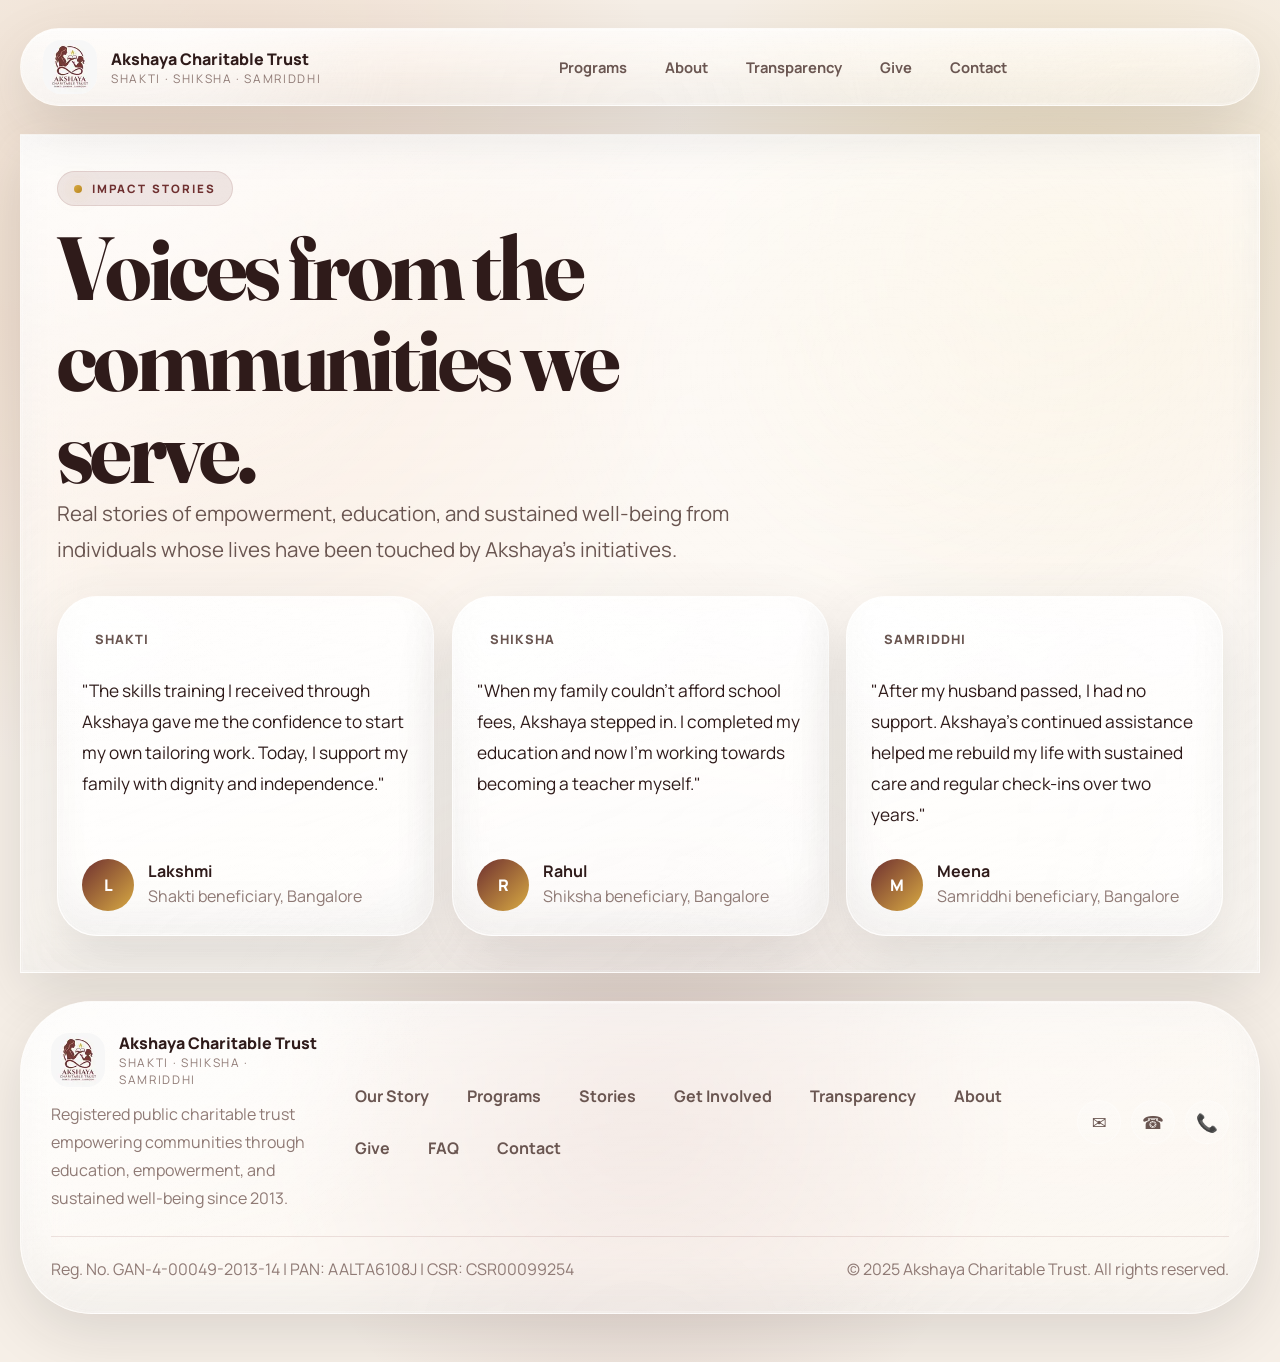
<file: stories.html>
<!DOCTYPE html>
<html lang="en" data-theme="aurora">
<head>
    <meta charset="UTF-8" />
    <meta name="viewport" content="width=device-width, initial-scale=1.0" />
    <meta name="description" content="Real stories of empowerment and education from communities served by Akshaya Charitable Trust." />
    <meta name="theme-color" content="#f6efe7" />
    <meta name="color-scheme" content="light" />
    <title>Impact Stories | Akshaya Charitable Trust</title>
    <link rel="preconnect" href="https://fonts.googleapis.com">
    <link rel="preconnect" href="https://fonts.gstatic.com" crossorigin>
    <link href="https://fonts.googleapis.com/css2?family=Manrope:wght@400;700;800&family=Fraunces:opsz,wght@9..144,600;9..144,700&display=swap" rel="stylesheet">
    <link rel="stylesheet" href="styles.css">
</head>
<body>
    <a href="#main" class="skip-link">Skip to main content</a>
    <div class="scroll-progress" aria-hidden="true"></div>
    <div class="page-shell">
        <div class="nav-wrap">
            <nav class="nav glass" aria-label="Main navigation">
                <a href="index.html" class="brand">
                    <div class="brand-mark"><img src="logo-96.webp" srcset="logo-96.webp 96w, logo-160.webp 160w" sizes="54px" alt="Akshaya Charitable Trust logo" width="54" height="54" decoding="async"></div>
                    <div class="brand-copy">
                        <div class="brand-title">Akshaya Charitable Trust</div>
                        <div class="brand-subtitle">Shakti · Shiksha · Samriddhi</div>
                    </div>
                </a>
                <div class="nav-links">
                    <a href="programs.html">Programs</a>
                    <a href="about.html">About</a>
                    <a href="transparency.html">Transparency</a>
                    <a href="giving.html">Give</a>
                    <a href="index.html#contact">Contact</a>
                </div>
                <div class="nav-actions">
                    <button class="hamburger" aria-label="Open menu" aria-expanded="false">
                        <span class="hamburger-line"></span>
                        <span class="hamburger-line"></span>
                        <span class="hamburger-line"></span>
                    </button>
                </div>
            </nav>
        </div>
        <div class="drawer-backdrop"></div>
        <nav class="drawer" aria-label="Mobile navigation">
            <a href="index.html">Home</a>
            <a href="index.html#story">Our Story</a>
            <a href="programs.html">Programs</a>
            <a href="stories.html">Impact Stories</a>
            <a href="news.html">News</a>
            <a href="volunteer.html">Get Involved</a>
            <a href="transparency.html">Transparency</a>
            <a href="about.html">About</a>
            <a href="giving.html">Give</a>
            <a href="index.html#faq">FAQ</a>
            <a href="index.html#contact">Contact</a>
            <a class="btn btn-primary btn-donate" href="giving.html"><span>Support the Trust</span></a>
        </nav>
        <main id="main">

            <section class="section glass section-space" data-reveal>
                <div class="section-header">
                    <div class="eyebrow">Impact Stories</div>
                    <h1>Voices from the communities we serve.</h1>
                    <p class="lede">Real stories of empowerment, education, and sustained well-being from individuals whose lives have been touched by Akshaya's initiatives.</p>
                </div>
                <div class="stories-grid">
                    <article class="story-card glass hover-lift">
                        <div><div class="badge">Shakti</div><p class="story-quote" style="margin-top:18px;">"The skills training I received through Akshaya gave me the confidence to start my own tailoring work. Today, I support my family with dignity and independence."</p></div>
                        <div class="story-author"><div class="story-avatar">L</div><div><strong>Lakshmi</strong><p class="muted">Shakti beneficiary, Bangalore</p></div></div>
                    </article>
                    <article class="story-card glass hover-lift">
                        <div><div class="badge">Shiksha</div><p class="story-quote" style="margin-top:18px;">"When my family couldn't afford school fees, Akshaya stepped in. I completed my education and now I'm working towards becoming a teacher myself."</p></div>
                        <div class="story-author"><div class="story-avatar">R</div><div><strong>Rahul</strong><p class="muted">Shiksha beneficiary, Bangalore</p></div></div>
                    </article>
                    <article class="story-card glass hover-lift">
                        <div><div class="badge">Samriddhi</div><p class="story-quote" style="margin-top:18px;">"After my husband passed, I had no support. Akshaya's continued assistance helped me rebuild my life with sustained care and regular check-ins over two years."</p></div>
                        <div class="story-author"><div class="story-avatar">M</div><div><strong>Meena</strong><p class="muted">Samriddhi beneficiary, Bangalore</p></div></div>
                    </article>
                </div>
            </section>

        </main>

        <footer class="footer glass">
            <div>
                <a href="index.html" class="brand" style="justify-content:flex-start;">
                    <div class="brand-mark"><img src="logo-96.webp" srcset="logo-96.webp 96w, logo-160.webp 160w" sizes="54px" alt="Akshaya Charitable Trust logo" width="54" height="54" loading="lazy" decoding="async"></div>
                    <div class="brand-copy">
                        <div class="brand-title">Akshaya Charitable Trust</div>
                        <div class="brand-subtitle">Shakti · Shiksha · Samriddhi</div>
                    </div>
                </a>
                <p class="muted" style="margin-top:12px; max-width:400px;">Registered public charitable trust empowering communities through education, empowerment, and sustained well-being since 2013.</p>
            </div>
            <div class="footer-links">
                <a href="index.html#story">Our Story</a>
                <a href="programs.html">Programs</a>
                <a href="stories.html">Stories</a>
                <a href="volunteer.html">Get Involved</a>
                <a href="transparency.html">Transparency</a>
                <a href="about.html">About</a>
                <a href="giving.html">Give</a>
                <a href="index.html#faq">FAQ</a>
                <a href="index.html#contact">Contact</a>
            </div>
            <div class="footer-social">
                <a href="mailto:hope.akshaya@gmail.com" aria-label="Email">✉</a>
                <a href="tel:+919844834103" aria-label="Phone">☎</a>
                <a href="tel:+918861438805" aria-label="Phone 2">📞</a>
            </div>
            <div class="footer-bottom">
                <p class="muted">Reg. No. GAN-4-00049-2013-14 | PAN: AALTA6108J | CSR: CSR00099254</p>
                <p class="muted">© 2025 Akshaya Charitable Trust. All rights reserved.</p>
            </div>
        </footer>
        <div class="mobile-sticky-cta">
            <a class="btn btn-primary btn-donate" href="giving.html"><span>Support the Trust</span></a>
        </div>
    </div>
    <script>
        const root = document.documentElement;
        const revealItems = document.querySelectorAll('[data-reveal]');
        const reducedMotionQuery = window.matchMedia('(prefers-reduced-motion: reduce)');
        const compactViewportQuery = window.matchMedia('(max-width: 860px)');
        const coarsePointerQuery = window.matchMedia('(pointer: coarse)');
        const connection = navigator.connection || navigator.mozConnection || navigator.webkitConnection;
        let scrollFrame = false;
        let navCompact = false;

        function syncExperienceMode() {
            const liteMotion = reducedMotionQuery.matches || compactViewportQuery.matches || coarsePointerQuery.matches;
            const lowBandwidth = Boolean(connection?.saveData) || /^(slow-2g|2g|3g)$/i.test(connection?.effectiveType || '');
            root.dataset.motion = liteMotion ? 'lite' : 'full';
            root.dataset.bandwidth = lowBandwidth ? 'low' : 'standard';
        }
        function motionEnabled() { return root.dataset.motion === 'full'; }
        syncExperienceMode();

        const revealObserver = motionEnabled() ? new IntersectionObserver((entries) => {
            entries.forEach((entry) => {
                if (!entry.isIntersecting) return;
                entry.target.classList.add('is-visible');
                entry.target.querySelectorAll('[data-count]').forEach((item) => animateCount(item));
                revealObserver.unobserve(entry.target);
            });
        }, { threshold: 0.12, rootMargin: '0px 0px -6% 0px' }) : null;

        revealItems.forEach((item) => {
            if (revealObserver) { revealObserver.observe(item); return; }
            item.classList.add('is-visible');
            item.querySelectorAll('[data-count]').forEach((count) => animateCount(count));
        });

        function animateCount(node) {
            if (node.dataset.done) return;
            node.dataset.done = 'true';
            const target = Number(node.dataset.count);
            const duration = 2400;
            let start = null;
            function frame(timestamp) {
                if (!start) start = timestamp;
                const progress = Math.min((timestamp - start) / duration, 1);
                const eased = 1 - Math.pow(1 - progress, 4);
                node.textContent = Math.floor(target * eased).toLocaleString('en-IN');
                if (progress < 1) requestAnimationFrame(frame);
            }
            requestAnimationFrame(frame);
        }

        function syncOnScroll() {
            scrollFrame = false;
            const scrollable = Math.max(document.documentElement.scrollHeight - window.innerHeight, 1);
            const progress = Math.min(window.scrollY / scrollable, 1);
            root.style.setProperty('--scroll-progress', progress.toFixed(4));
            const shouldCompactNav = window.scrollY > 24 && !compactViewportQuery.matches;
            if (navCompact !== shouldCompactNav) {
                navCompact = shouldCompactNav;
                root.dataset.nav = navCompact ? 'compact' : 'resting';
            }
        }
        window.addEventListener('scroll', () => { if (scrollFrame) return; scrollFrame = true; requestAnimationFrame(syncOnScroll); }, { passive: true });
        window.addEventListener('resize', syncExperienceMode);
        syncOnScroll();

        /* Hamburger */
        const hamburger = document.querySelector('.hamburger');
        const drawerBackdrop = document.querySelector('.drawer-backdrop');
        const drawer = document.querySelector('.drawer');
        function toggleDrawer(open) {
            const isOpen = open ?? root.dataset.drawer !== 'open';
            root.dataset.drawer = isOpen ? 'open' : 'closed';
            hamburger.setAttribute('aria-expanded', String(isOpen));
            document.body.style.overflow = isOpen ? 'hidden' : '';
            if (isOpen) { drawerBackdrop.classList.add('is-active'); } else { drawerBackdrop.classList.remove('is-active'); }
        }
        hamburger?.addEventListener('click', () => toggleDrawer());
        drawerBackdrop?.addEventListener('click', () => toggleDrawer(false));
        drawer?.querySelectorAll('a').forEach((link) => { link.addEventListener('click', () => toggleDrawer(false)); });
    </script>
</body>
</html>
</file>
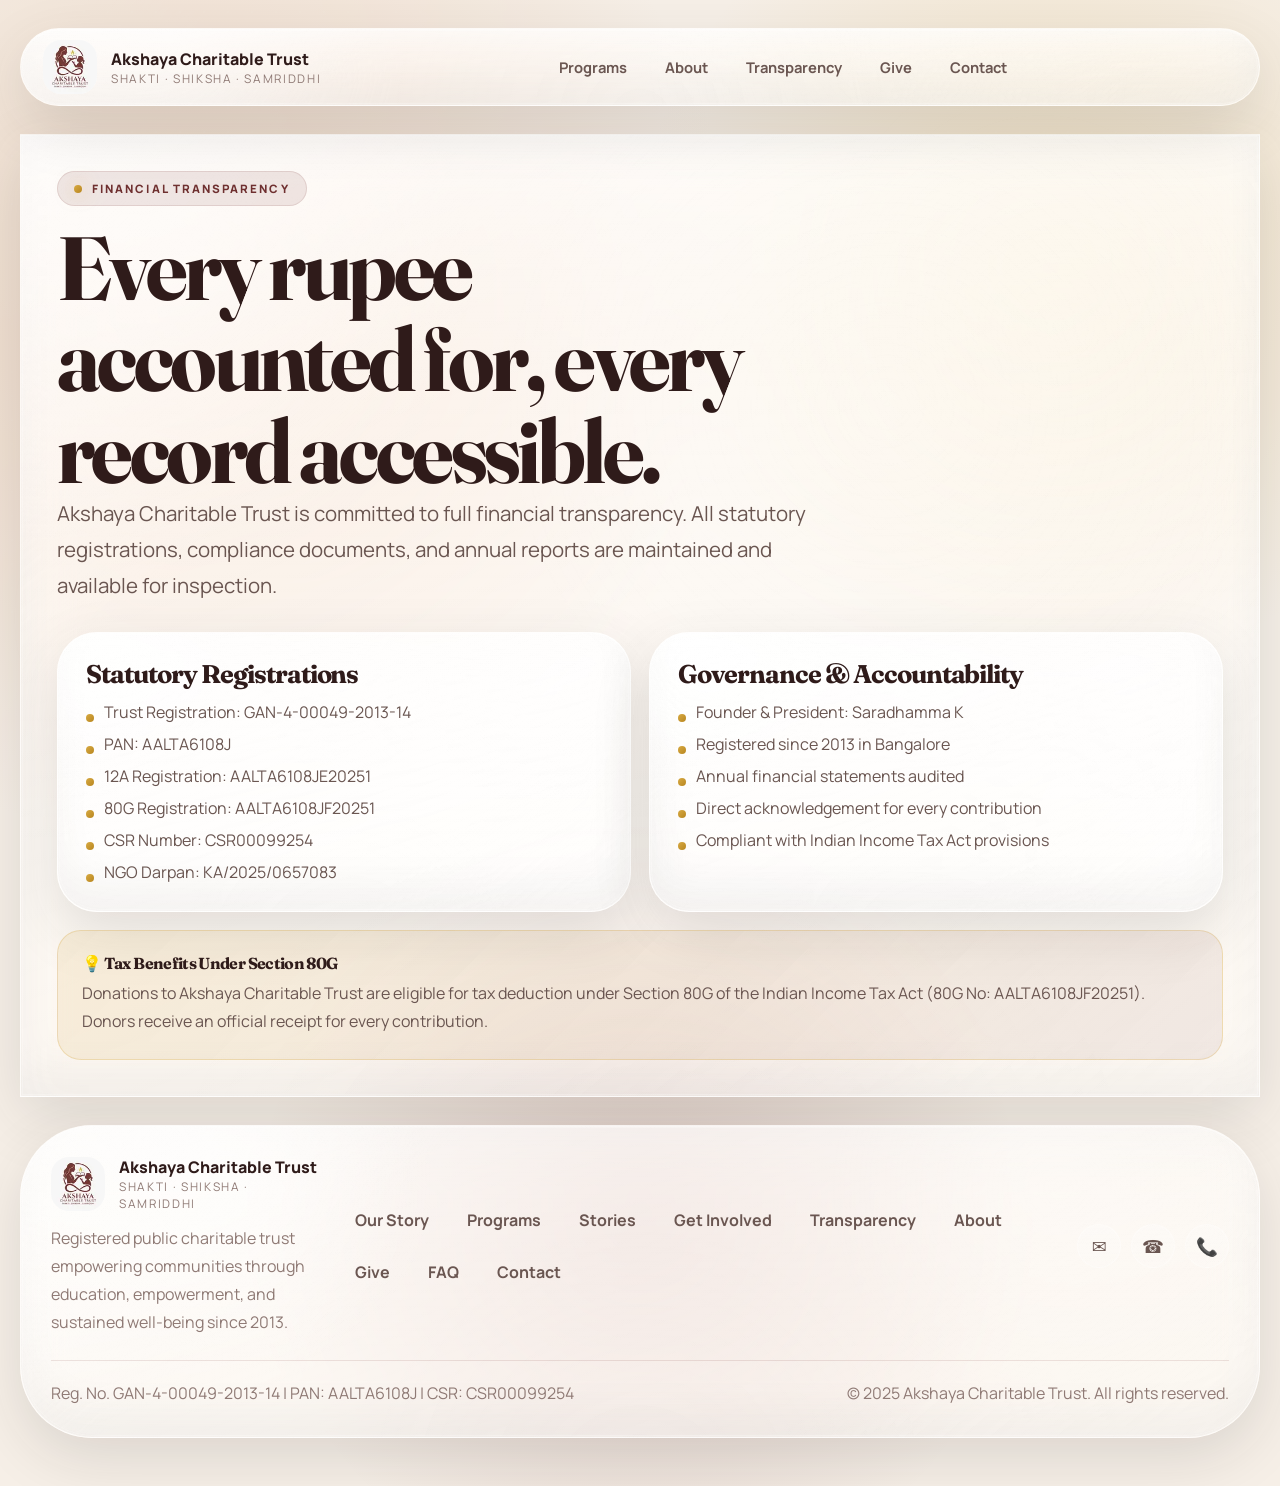
<file: transparency.html>
<!DOCTYPE html>
<html lang="en" data-theme="aurora">
<head>
    <meta charset="UTF-8" />
    <meta name="viewport" content="width=device-width, initial-scale=1.0" />
    <meta name="description" content="Statutory registrations, governance, and financial transparency at Akshaya Charitable Trust." />
    <meta name="theme-color" content="#f6efe7" />
    <meta name="color-scheme" content="light" />
    <title>Financial Transparency | Akshaya Charitable Trust</title>
    <link rel="preconnect" href="https://fonts.googleapis.com">
    <link rel="preconnect" href="https://fonts.gstatic.com" crossorigin>
    <link href="https://fonts.googleapis.com/css2?family=Manrope:wght@400;700;800&family=Fraunces:opsz,wght@9..144,600;9..144,700&display=swap" rel="stylesheet">
    <link rel="stylesheet" href="styles.css">
</head>
<body>
    <a href="#main" class="skip-link">Skip to main content</a>
    <div class="scroll-progress" aria-hidden="true"></div>
    <div class="page-shell">
        <div class="nav-wrap">
            <nav class="nav glass" aria-label="Main navigation">
                <a href="index.html" class="brand">
                    <div class="brand-mark"><img src="logo-96.webp" srcset="logo-96.webp 96w, logo-160.webp 160w" sizes="54px" alt="Akshaya Charitable Trust logo" width="54" height="54" decoding="async"></div>
                    <div class="brand-copy">
                        <div class="brand-title">Akshaya Charitable Trust</div>
                        <div class="brand-subtitle">Shakti · Shiksha · Samriddhi</div>
                    </div>
                </a>
                <div class="nav-links">
                    <a href="programs.html">Programs</a>
                    <a href="about.html">About</a>
                    <a href="transparency.html">Transparency</a>
                    <a href="giving.html">Give</a>
                    <a href="index.html#contact">Contact</a>
                </div>
                <div class="nav-actions">
                    <button class="hamburger" aria-label="Open menu" aria-expanded="false">
                        <span class="hamburger-line"></span>
                        <span class="hamburger-line"></span>
                        <span class="hamburger-line"></span>
                    </button>
                </div>
            </nav>
        </div>
        <div class="drawer-backdrop"></div>
        <nav class="drawer" aria-label="Mobile navigation">
            <a href="index.html">Home</a>
            <a href="index.html#story">Our Story</a>
            <a href="programs.html">Programs</a>
            <a href="stories.html">Impact Stories</a>
            <a href="news.html">News</a>
            <a href="volunteer.html">Get Involved</a>
            <a href="transparency.html">Transparency</a>
            <a href="about.html">About</a>
            <a href="giving.html">Give</a>
            <a href="index.html#faq">FAQ</a>
            <a href="index.html#contact">Contact</a>
            <a class="btn btn-primary btn-donate" href="giving.html"><span>Support the Trust</span></a>
        </nav>
        <main id="main">

            <section class="section glass section-space" data-reveal>
                <div class="section-header">
                    <div class="eyebrow">Financial Transparency</div>
                    <h1>Every rupee accounted for, every record accessible.</h1>
                    <p class="lede">Akshaya Charitable Trust is committed to full financial transparency. All statutory registrations, compliance documents, and annual reports are maintained and available for inspection.</p>
                </div>
                <div class="transparency-grid">
                    <article class="transparency-card glass hover-lift">
                        <h3>Statutory Registrations</h3>
                        <ul class="support-list" style="margin-top:14px;">
                            <li>Trust Registration: GAN-4-00049-2013-14</li>
                            <li>PAN: AALTA6108J</li>
                            <li>12A Registration: AALTA6108JE20251</li>
                            <li>80G Registration: AALTA6108JF20251</li>
                            <li>CSR Number: CSR00099254</li>
                            <li>NGO Darpan: KA/2025/0657083</li>
                        </ul>
                    </article>
                    <article class="transparency-card glass hover-lift">
                        <h3>Governance & Accountability</h3>
                        <ul class="support-list" style="margin-top:14px;">
                            <li>Founder & President: Saradhamma K</li>
                            <li>Registered since 2013 in Bangalore</li>
                            <li>Annual financial statements audited</li>
                            <li>Direct acknowledgement for every contribution</li>
                            <li>Compliant with Indian Income Tax Act provisions</li>
                        </ul>
                    </article>
                </div>
                <div class="transparency-highlight">
                    <h4 style="margin-bottom: 8px;">💡 Tax Benefits Under Section 80G</h4>
                    <p>Donations to Akshaya Charitable Trust are eligible for tax deduction under Section 80G of the Indian Income Tax Act (80G No: AALTA6108JF20251). Donors receive an official receipt for every contribution.</p>
                </div>
            </section>

        </main>

        <footer class="footer glass">
            <div>
                <a href="index.html" class="brand" style="justify-content:flex-start;">
                    <div class="brand-mark"><img src="logo-96.webp" srcset="logo-96.webp 96w, logo-160.webp 160w" sizes="54px" alt="Akshaya Charitable Trust logo" width="54" height="54" loading="lazy" decoding="async"></div>
                    <div class="brand-copy">
                        <div class="brand-title">Akshaya Charitable Trust</div>
                        <div class="brand-subtitle">Shakti · Shiksha · Samriddhi</div>
                    </div>
                </a>
                <p class="muted" style="margin-top:12px; max-width:400px;">Registered public charitable trust empowering communities through education, empowerment, and sustained well-being since 2013.</p>
            </div>
            <div class="footer-links">
                <a href="index.html#story">Our Story</a>
                <a href="programs.html">Programs</a>
                <a href="stories.html">Stories</a>
                <a href="volunteer.html">Get Involved</a>
                <a href="transparency.html">Transparency</a>
                <a href="about.html">About</a>
                <a href="giving.html">Give</a>
                <a href="index.html#faq">FAQ</a>
                <a href="index.html#contact">Contact</a>
            </div>
            <div class="footer-social">
                <a href="mailto:hope.akshaya@gmail.com" aria-label="Email">✉</a>
                <a href="tel:+919844834103" aria-label="Phone">☎</a>
                <a href="tel:+918861438805" aria-label="Phone 2">📞</a>
            </div>
            <div class="footer-bottom">
                <p class="muted">Reg. No. GAN-4-00049-2013-14 | PAN: AALTA6108J | CSR: CSR00099254</p>
                <p class="muted">© 2025 Akshaya Charitable Trust. All rights reserved.</p>
            </div>
        </footer>
        <div class="mobile-sticky-cta">
            <a class="btn btn-primary btn-donate" href="giving.html"><span>Support the Trust</span></a>
        </div>
    </div>
    <script>
        const root = document.documentElement;
        const revealItems = document.querySelectorAll('[data-reveal]');
        const reducedMotionQuery = window.matchMedia('(prefers-reduced-motion: reduce)');
        const compactViewportQuery = window.matchMedia('(max-width: 860px)');
        const coarsePointerQuery = window.matchMedia('(pointer: coarse)');
        const connection = navigator.connection || navigator.mozConnection || navigator.webkitConnection;
        let scrollFrame = false;
        let navCompact = false;

        function syncExperienceMode() {
            const liteMotion = reducedMotionQuery.matches || compactViewportQuery.matches || coarsePointerQuery.matches;
            const lowBandwidth = Boolean(connection?.saveData) || /^(slow-2g|2g|3g)$/i.test(connection?.effectiveType || '');
            root.dataset.motion = liteMotion ? 'lite' : 'full';
            root.dataset.bandwidth = lowBandwidth ? 'low' : 'standard';
        }
        function motionEnabled() { return root.dataset.motion === 'full'; }
        syncExperienceMode();

        const revealObserver = motionEnabled() ? new IntersectionObserver((entries) => {
            entries.forEach((entry) => {
                if (!entry.isIntersecting) return;
                entry.target.classList.add('is-visible');
                entry.target.querySelectorAll('[data-count]').forEach((item) => animateCount(item));
                revealObserver.unobserve(entry.target);
            });
        }, { threshold: 0.12, rootMargin: '0px 0px -6% 0px' }) : null;

        revealItems.forEach((item) => {
            if (revealObserver) { revealObserver.observe(item); return; }
            item.classList.add('is-visible');
            item.querySelectorAll('[data-count]').forEach((count) => animateCount(count));
        });

        function animateCount(node) {
            if (node.dataset.done) return;
            node.dataset.done = 'true';
            const target = Number(node.dataset.count);
            const duration = 2400;
            let start = null;
            function frame(timestamp) {
                if (!start) start = timestamp;
                const progress = Math.min((timestamp - start) / duration, 1);
                const eased = 1 - Math.pow(1 - progress, 4);
                node.textContent = Math.floor(target * eased).toLocaleString('en-IN');
                if (progress < 1) requestAnimationFrame(frame);
            }
            requestAnimationFrame(frame);
        }

        function syncOnScroll() {
            scrollFrame = false;
            const scrollable = Math.max(document.documentElement.scrollHeight - window.innerHeight, 1);
            const progress = Math.min(window.scrollY / scrollable, 1);
            root.style.setProperty('--scroll-progress', progress.toFixed(4));
            const shouldCompactNav = window.scrollY > 24 && !compactViewportQuery.matches;
            if (navCompact !== shouldCompactNav) {
                navCompact = shouldCompactNav;
                root.dataset.nav = navCompact ? 'compact' : 'resting';
            }
        }
        window.addEventListener('scroll', () => { if (scrollFrame) return; scrollFrame = true; requestAnimationFrame(syncOnScroll); }, { passive: true });
        window.addEventListener('resize', syncExperienceMode);
        syncOnScroll();

        /* Hamburger */
        const hamburger = document.querySelector('.hamburger');
        const drawerBackdrop = document.querySelector('.drawer-backdrop');
        const drawer = document.querySelector('.drawer');
        function toggleDrawer(open) {
            const isOpen = open ?? root.dataset.drawer !== 'open';
            root.dataset.drawer = isOpen ? 'open' : 'closed';
            hamburger.setAttribute('aria-expanded', String(isOpen));
            document.body.style.overflow = isOpen ? 'hidden' : '';
            if (isOpen) { drawerBackdrop.classList.add('is-active'); } else { drawerBackdrop.classList.remove('is-active'); }
        }
        hamburger?.addEventListener('click', () => toggleDrawer());
        drawerBackdrop?.addEventListener('click', () => toggleDrawer(false));
        drawer?.querySelectorAll('a').forEach((link) => { link.addEventListener('click', () => toggleDrawer(false)); });
    </script>
</body>
</html>
</file>
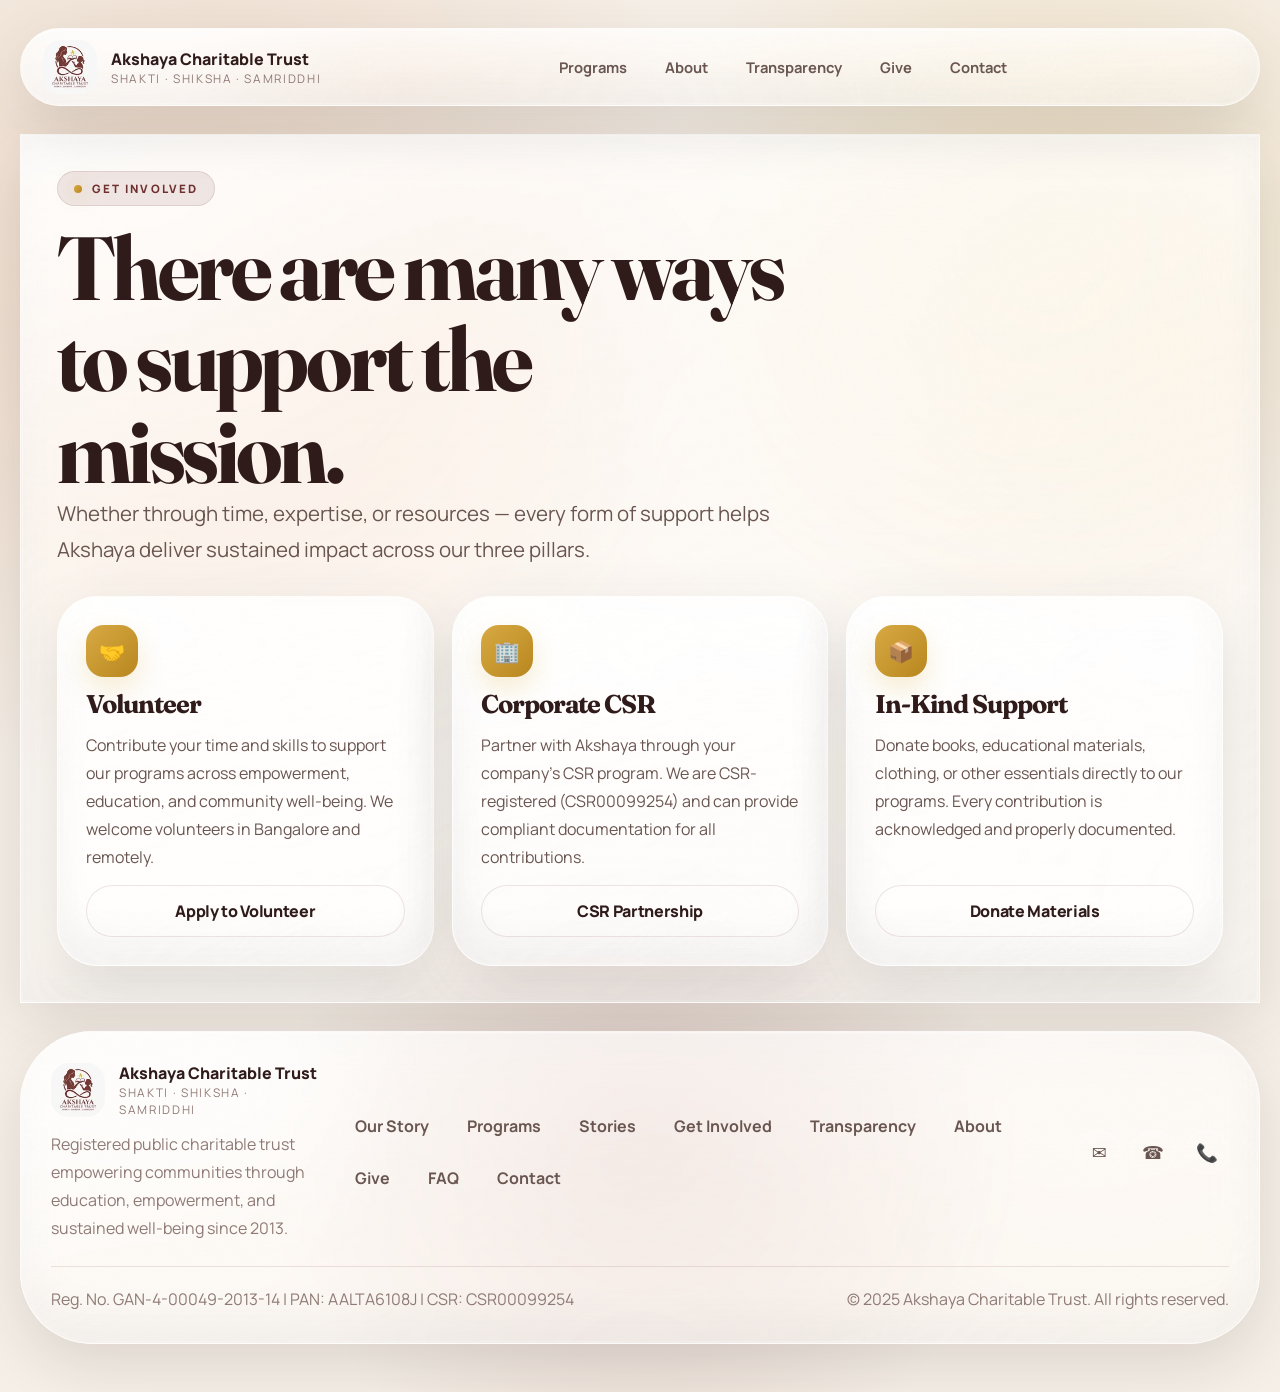
<file: volunteer.html>
<!DOCTYPE html>
<html lang="en" data-theme="aurora">
<head>
    <meta charset="UTF-8" />
    <meta name="viewport" content="width=device-width, initial-scale=1.0" />
    <meta name="description" content="Volunteer, partner through CSR, or donate materials to support Akshaya Charitable Trust." />
    <meta name="theme-color" content="#f6efe7" />
    <meta name="color-scheme" content="light" />
    <title>Get Involved | Akshaya Charitable Trust</title>
    <link rel="preconnect" href="https://fonts.googleapis.com">
    <link rel="preconnect" href="https://fonts.gstatic.com" crossorigin>
    <link href="https://fonts.googleapis.com/css2?family=Manrope:wght@400;700;800&family=Fraunces:opsz,wght@9..144,600;9..144,700&display=swap" rel="stylesheet">
    <link rel="stylesheet" href="styles.css">
</head>
<body>
    <a href="#main" class="skip-link">Skip to main content</a>
    <div class="scroll-progress" aria-hidden="true"></div>
    <div class="page-shell">
        <div class="nav-wrap">
            <nav class="nav glass" aria-label="Main navigation">
                <a href="index.html" class="brand">
                    <div class="brand-mark"><img src="logo-96.webp" srcset="logo-96.webp 96w, logo-160.webp 160w" sizes="54px" alt="Akshaya Charitable Trust logo" width="54" height="54" decoding="async"></div>
                    <div class="brand-copy">
                        <div class="brand-title">Akshaya Charitable Trust</div>
                        <div class="brand-subtitle">Shakti · Shiksha · Samriddhi</div>
                    </div>
                </a>
                <div class="nav-links">
                    <a href="programs.html">Programs</a>
                    <a href="about.html">About</a>
                    <a href="transparency.html">Transparency</a>
                    <a href="giving.html">Give</a>
                    <a href="index.html#contact">Contact</a>
                </div>
                <div class="nav-actions">
                    <button class="hamburger" aria-label="Open menu" aria-expanded="false">
                        <span class="hamburger-line"></span>
                        <span class="hamburger-line"></span>
                        <span class="hamburger-line"></span>
                    </button>
                </div>
            </nav>
        </div>
        <div class="drawer-backdrop"></div>
        <nav class="drawer" aria-label="Mobile navigation">
            <a href="index.html">Home</a>
            <a href="index.html#story">Our Story</a>
            <a href="programs.html">Programs</a>
            <a href="stories.html">Impact Stories</a>
            <a href="news.html">News</a>
            <a href="volunteer.html">Get Involved</a>
            <a href="transparency.html">Transparency</a>
            <a href="about.html">About</a>
            <a href="giving.html">Give</a>
            <a href="index.html#faq">FAQ</a>
            <a href="index.html#contact">Contact</a>
            <a class="btn btn-primary btn-donate" href="giving.html"><span>Support the Trust</span></a>
        </nav>
        <main id="main">

            <section class="section glass section-space" data-reveal>
                <div class="section-header">
                    <div class="eyebrow">Get Involved</div>
                    <h1>There are many ways to support the mission.</h1>
                    <p class="lede">Whether through time, expertise, or resources — every form of support helps Akshaya deliver sustained impact across our three pillars.</p>
                </div>
                <div class="volunteer-grid">
                    <article class="volunteer-card glass hover-lift">
                        <div class="volunteer-icon">🤝</div>
                        <h3>Volunteer</h3>
                        <p>Contribute your time and skills to support our programs across empowerment, education, and community well-being. We welcome volunteers in Bangalore and remotely.</p>
                        <a class="btn btn-ghost" href="index.html#contact" style="margin-top: auto;">Apply to Volunteer</a>
                    </article>
                    <article class="volunteer-card glass hover-lift">
                        <div class="volunteer-icon">🏢</div>
                        <h3>Corporate CSR</h3>
                        <p>Partner with Akshaya through your company's CSR program. We are CSR-registered (CSR00099254) and can provide compliant documentation for all contributions.</p>
                        <a class="btn btn-ghost" href="index.html#contact" style="margin-top: auto;">CSR Partnership</a>
                    </article>
                    <article class="volunteer-card glass hover-lift">
                        <div class="volunteer-icon">📦</div>
                        <h3>In-Kind Support</h3>
                        <p>Donate books, educational materials, clothing, or other essentials directly to our programs. Every contribution is acknowledged and properly documented.</p>
                        <a class="btn btn-ghost" href="index.html#contact" style="margin-top: auto;">Donate Materials</a>
                    </article>
                </div>
            </section>

        </main>

        <footer class="footer glass">
            <div>
                <a href="index.html" class="brand" style="justify-content:flex-start;">
                    <div class="brand-mark"><img src="logo-96.webp" srcset="logo-96.webp 96w, logo-160.webp 160w" sizes="54px" alt="Akshaya Charitable Trust logo" width="54" height="54" loading="lazy" decoding="async"></div>
                    <div class="brand-copy">
                        <div class="brand-title">Akshaya Charitable Trust</div>
                        <div class="brand-subtitle">Shakti · Shiksha · Samriddhi</div>
                    </div>
                </a>
                <p class="muted" style="margin-top:12px; max-width:400px;">Registered public charitable trust empowering communities through education, empowerment, and sustained well-being since 2013.</p>
            </div>
            <div class="footer-links">
                <a href="index.html#story">Our Story</a>
                <a href="programs.html">Programs</a>
                <a href="stories.html">Stories</a>
                <a href="volunteer.html">Get Involved</a>
                <a href="transparency.html">Transparency</a>
                <a href="about.html">About</a>
                <a href="giving.html">Give</a>
                <a href="index.html#faq">FAQ</a>
                <a href="index.html#contact">Contact</a>
            </div>
            <div class="footer-social">
                <a href="mailto:hope.akshaya@gmail.com" aria-label="Email">✉</a>
                <a href="tel:+919844834103" aria-label="Phone">☎</a>
                <a href="tel:+918861438805" aria-label="Phone 2">📞</a>
            </div>
            <div class="footer-bottom">
                <p class="muted">Reg. No. GAN-4-00049-2013-14 | PAN: AALTA6108J | CSR: CSR00099254</p>
                <p class="muted">© 2025 Akshaya Charitable Trust. All rights reserved.</p>
            </div>
        </footer>
        <div class="mobile-sticky-cta">
            <a class="btn btn-primary btn-donate" href="giving.html"><span>Support the Trust</span></a>
        </div>
    </div>
    <script>
        const root = document.documentElement;
        const revealItems = document.querySelectorAll('[data-reveal]');
        const reducedMotionQuery = window.matchMedia('(prefers-reduced-motion: reduce)');
        const compactViewportQuery = window.matchMedia('(max-width: 860px)');
        const coarsePointerQuery = window.matchMedia('(pointer: coarse)');
        const connection = navigator.connection || navigator.mozConnection || navigator.webkitConnection;
        let scrollFrame = false;
        let navCompact = false;

        function syncExperienceMode() {
            const liteMotion = reducedMotionQuery.matches || compactViewportQuery.matches || coarsePointerQuery.matches;
            const lowBandwidth = Boolean(connection?.saveData) || /^(slow-2g|2g|3g)$/i.test(connection?.effectiveType || '');
            root.dataset.motion = liteMotion ? 'lite' : 'full';
            root.dataset.bandwidth = lowBandwidth ? 'low' : 'standard';
        }
        function motionEnabled() { return root.dataset.motion === 'full'; }
        syncExperienceMode();

        const revealObserver = motionEnabled() ? new IntersectionObserver((entries) => {
            entries.forEach((entry) => {
                if (!entry.isIntersecting) return;
                entry.target.classList.add('is-visible');
                entry.target.querySelectorAll('[data-count]').forEach((item) => animateCount(item));
                revealObserver.unobserve(entry.target);
            });
        }, { threshold: 0.12, rootMargin: '0px 0px -6% 0px' }) : null;

        revealItems.forEach((item) => {
            if (revealObserver) { revealObserver.observe(item); return; }
            item.classList.add('is-visible');
            item.querySelectorAll('[data-count]').forEach((count) => animateCount(count));
        });

        function animateCount(node) {
            if (node.dataset.done) return;
            node.dataset.done = 'true';
            const target = Number(node.dataset.count);
            const duration = 2400;
            let start = null;
            function frame(timestamp) {
                if (!start) start = timestamp;
                const progress = Math.min((timestamp - start) / duration, 1);
                const eased = 1 - Math.pow(1 - progress, 4);
                node.textContent = Math.floor(target * eased).toLocaleString('en-IN');
                if (progress < 1) requestAnimationFrame(frame);
            }
            requestAnimationFrame(frame);
        }

        function syncOnScroll() {
            scrollFrame = false;
            const scrollable = Math.max(document.documentElement.scrollHeight - window.innerHeight, 1);
            const progress = Math.min(window.scrollY / scrollable, 1);
            root.style.setProperty('--scroll-progress', progress.toFixed(4));
            const shouldCompactNav = window.scrollY > 24 && !compactViewportQuery.matches;
            if (navCompact !== shouldCompactNav) {
                navCompact = shouldCompactNav;
                root.dataset.nav = navCompact ? 'compact' : 'resting';
            }
        }
        window.addEventListener('scroll', () => { if (scrollFrame) return; scrollFrame = true; requestAnimationFrame(syncOnScroll); }, { passive: true });
        window.addEventListener('resize', syncExperienceMode);
        syncOnScroll();

        /* Hamburger */
        const hamburger = document.querySelector('.hamburger');
        const drawerBackdrop = document.querySelector('.drawer-backdrop');
        const drawer = document.querySelector('.drawer');
        function toggleDrawer(open) {
            const isOpen = open ?? root.dataset.drawer !== 'open';
            root.dataset.drawer = isOpen ? 'open' : 'closed';
            hamburger.setAttribute('aria-expanded', String(isOpen));
            document.body.style.overflow = isOpen ? 'hidden' : '';
            if (isOpen) { drawerBackdrop.classList.add('is-active'); } else { drawerBackdrop.classList.remove('is-active'); }
        }
        hamburger?.addEventListener('click', () => toggleDrawer());
        drawerBackdrop?.addEventListener('click', () => toggleDrawer(false));
        drawer?.querySelectorAll('a').forEach((link) => { link.addEventListener('click', () => toggleDrawer(false)); });
    </script>
</body>
</html>
</file>
<file: styles.css>
* {
    box-sizing: border-box;
    margin: 0;
    padding: 0;
}

:root {
    --page-width: min(1440px, calc(100vw - 40px));
    --radius-pill: 999px;
    --radius-xl: 40px;
    --radius-2xl: 56px;
    --radius-3xl: 72px;
    --nav-height: 78px;
    --shadow-soft: 0 20px 60px rgba(24, 17, 11, 0.12);
    --shadow-card: 0 30px 90px rgba(24, 17, 11, 0.14);
    --shadow-strong: 0 40px 120px rgba(24, 17, 11, 0.18);
    --ease-standard: cubic-bezier(0.22, 1, 0.36, 1);
    --ease-bouncy: cubic-bezier(0.34, 1.56, 0.64, 1);
    --font-sans: 'Manrope', system-ui, sans-serif;
    --font-display: 'Fraunces', Georgia, serif;
}

html[data-theme="aurora"] {
    --bg: #f6efe7;
    --bg-elevated: rgba(255, 248, 242, 0.52);
    --bg-strong: rgba(112, 45, 45, 0.1);
    --surface: rgba(255, 255, 255, 0.44);
    --surface-strong: rgba(255, 255, 255, 0.6);
    --line: rgba(255, 255, 255, 0.52);
    --line-soft: rgba(112, 45, 45, 0.12);
    --text: #2f1b1a;
    --text-soft: #6a5651;
    --text-faint: #8f7a75;
    --primary: #6f3030;
    --primary-strong: #4f2020;
    --secondary: #d8aa43;
    --secondary-strong: #b8861f;
    --accent: #e8c7b7;
    --mesh-1: rgba(220, 177, 145, 0.48);
    --mesh-2: rgba(214, 170, 67, 0.24);
    --mesh-3: rgba(111, 48, 48, 0.18);
    --hero-glow: rgba(255, 255, 255, 0.42);
}

@media (prefers-reduced-motion: reduce) {
    *,
    *::before,
    *::after {
        animation-duration: 0.01ms !important;
        animation-iteration-count: 1 !important;
        transition-duration: 0.01ms !important;
        scroll-behavior: auto !important;
    }
}

html {
    scroll-behavior: smooth;
}

body {
    min-height: 100vh;
    overflow-x: hidden;
    font-family: var(--font-sans);
    background:
        radial-gradient(circle at 15% 20%, var(--mesh-1), transparent 34%),
        radial-gradient(circle at 82% 18%, var(--mesh-2), transparent 26%),
        radial-gradient(circle at 50% 82%, var(--mesh-3), transparent 28%),
        var(--bg);
    color: var(--text);
    transition: background 1000ms var(--ease-standard), color 400ms ease;
}

body::selection {
    background: rgba(111, 48, 48, 0.16);
}

.scroll-progress {
    position: fixed;
    top: 0;
    left: 0;
    width: 100%;
    height: 4px;
    transform-origin: 0 50%;
    transform: scaleX(var(--scroll-progress, 0));
    background: linear-gradient(90deg, var(--secondary), var(--primary), var(--secondary-strong));
    box-shadow: 0 0 18px rgba(216, 170, 67, 0.28);
    z-index: 120;
    pointer-events: none;
}

body::before {
    content: "";
    position: fixed;
    inset: 0;
    pointer-events: none;
    background:
        linear-gradient(120deg, rgba(255, 255, 255, 0.24), transparent 32%),
        linear-gradient(300deg, rgba(255, 255, 255, 0.14), transparent 28%),
        radial-gradient(circle at 20% 20%, rgba(255, 255, 255, 0.14), transparent 32%);
    mix-blend-mode: soft-light;
    opacity: 0.75;
    z-index: -3;
    animation: atmospheric-drift 44s ease-in-out infinite alternate;
    transform: translate3d(calc(var(--parallax-x, 0px) * 0.12), calc(var(--parallax-y, 0px) * 0.12), 0);
}

body::after {
    content: "";
    position: fixed;
    inset: 0;
    pointer-events: none;
    background-image: radial-gradient(rgba(255, 255, 255, 0.16) 0.9px, transparent 0.9px);
    background-size: 24px 24px;
    opacity: 0.25;
    z-index: -2;
    transform: translate3d(calc(var(--parallax-x, 0px) * -0.08), calc(var(--parallax-y, 0px) * -0.08), 0);
}

html[data-motion="lite"] body::before,
html[data-motion="lite"] body::after,
html[data-motion="lite"] .page-shell::before,
html[data-motion="lite"] .page-shell::after {
    animation: none;
    transform: none;
}

html[data-motion="lite"] .glass,
html[data-motion="lite"] .glass .glass,
html[data-motion="lite"] .play-pill {
    backdrop-filter: blur(14px) saturate(120%);
    -webkit-backdrop-filter: blur(14px) saturate(120%);
}

html[data-motion="lite"] .glass,
html[data-motion="lite"] .glass::before,
html[data-motion="lite"] .play-dot {
    animation: none;
}

html[data-motion="lite"] .hover-lift,
html[data-motion="lite"] .btn,
html[data-motion="lite"] .nav-links a,
html[data-motion="lite"] .cinema-step,
html[data-motion="lite"] .hero-media img,
html[data-motion="lite"] [data-reveal] {
    transition-duration: 0ms !important;
}

html[data-motion="lite"] [data-reveal] {
    opacity: 1;
    transform: none;
    filter: none;
}

html[data-motion="lite"] .hero-media img,
html[data-motion="lite"] .cinema-layer,
html[data-motion="lite"] .cinema-layer.active {
    transform: none;
}

html[data-bandwidth="low"] body::before,
html[data-bandwidth="low"] body::after,
html[data-bandwidth="low"] .page-shell::before,
html[data-bandwidth="low"] .page-shell::after,
html[data-bandwidth="low"] .glass::before,
html[data-bandwidth="low"] .scroll-progress {
    display: none;
}

html[data-bandwidth="low"] .glass,
html[data-bandwidth="low"] .glass .glass,
html[data-bandwidth="low"] .play-pill {
    backdrop-filter: none;
    -webkit-backdrop-filter: none;
}

.section,
.section-grid,
.cinema-section,
footer {
    content-visibility: auto;
    contain-intrinsic-size: 900px;
}

.hero {
    content-visibility: visible;
}

.hero-card,
.hero-visual,
.hero-floating,
.story-card,
.impact-card,
.tier,
.support-card,
.faq-item,
.contact-card,
.cinema-stage {
    contain: layout paint;
}

@keyframes atmospheric-drift {
    0% {
        transform: translate3d(-18px, -10px, 0) scale(1);
    }

    100% {
        transform: translate3d(20px, 16px, 0) scale(1.08);
    }
}

img {
    display: block;
    max-width: 100%;
}

button,
a {
    font: inherit;
}

a {
    color: inherit;
    text-decoration: none;
}

.skip-link {
    position: absolute;
    left: 20px;
    top: -100px;
    padding: 12px 18px;
    border-radius: 18px;
    background: var(--primary);
    color: #fff;
    z-index: 1000;
}

.skip-link:focus {
    top: 12px;
}

.page-shell {
    width: var(--page-width);
    margin: 0 auto;
    padding: 24px 0 48px;
    position: relative;
}

.page-shell::before,
.page-shell::after {
    content: "";
    position: fixed;
    inset: auto;
    pointer-events: none;
    border-radius: 999px;
    filter: blur(68px);
    z-index: -1;
    opacity: 0.55;
}

.page-shell::before {
    width: 320px;
    height: 320px;
    top: 12%;
    right: 6%;
    background: radial-gradient(circle, rgba(255, 255, 255, 0.18), transparent 68%);
    animation: orb-float-a 42s ease-in-out infinite alternate;
}

.page-shell::after {
    width: 420px;
    height: 420px;
    bottom: 8%;
    left: 4%;
    background: radial-gradient(circle, rgba(255, 255, 255, 0.12), transparent 72%);
    animation: orb-float-b 50s ease-in-out infinite alternate;
}

@keyframes orb-float-a {
    0% {
        transform: translate3d(-18px, -12px, 0) scale(0.96);
    }

    100% {
        transform: translate3d(24px, 18px, 0) scale(1.08);
    }
}

@keyframes orb-float-b {
    0% {
        transform: translate3d(20px, 8px, 0) scale(1);
    }

    100% {
        transform: translate3d(-28px, -20px, 0) scale(1.12);
    }
}

.glass {
    position: relative;
    overflow: hidden;
    background:
        radial-gradient(circle at var(--mx, 50%) var(--my, 20%), rgba(255, 255, 255, 0.26), transparent 28%),
        linear-gradient(180deg, rgba(255, 255, 255, 0.42), rgba(255, 255, 255, 0.12) 24%, rgba(255, 255, 255, 0.04) 54%, transparent 74%),
        linear-gradient(160deg, color-mix(in srgb, var(--surface-strong) 88%, white 12%), var(--surface));
    border: 1px solid var(--line);
    box-shadow:
        inset 0 1px 0 rgba(255, 255, 255, 0.42),
        inset 0 -1px 0 rgba(255, 255, 255, 0.12),
        inset 0 24px 48px rgba(255, 255, 255, 0.06),
        inset 0 -28px 42px rgba(0, 0, 0, 0.04),
        0 12px 32px rgba(255, 255, 255, 0.05),
        var(--shadow-soft);
    backdrop-filter: blur(24px) saturate(145%);
    -webkit-backdrop-filter: blur(24px) saturate(145%);
    transform-style: preserve-3d;
    isolation: isolate;
    background-size: 140% 140%, 100% 100%, 100% 100%;
    animation: pane-breathe 42s ease-in-out infinite alternate;
}

.glass::before {
    content: "";
    position: absolute;
    inset: 0;
    background:
        radial-gradient(circle at 12% 14%, rgba(255, 255, 255, 0.5), transparent 22%),
        radial-gradient(circle at 84% 20%, rgba(255, 255, 255, 0.18), transparent 22%),
        radial-gradient(circle at 50% 120%, rgba(255, 255, 255, 0.08), transparent 40%),
        linear-gradient(140deg, rgba(255, 255, 255, 0.5), transparent 28%, transparent 70%, rgba(255, 255, 255, 0.2));
    opacity: 0.9;
    pointer-events: none;
    z-index: 0;
    animation: caustic-shift 38s ease-in-out infinite alternate;
}

.glass::after {
    content: "";
    position: absolute;
    inset: 1px;
    border-radius: inherit;
    pointer-events: none;
    border: 1px solid rgba(255, 255, 255, 0.22);
    mask: linear-gradient(#fff 0 0) padding-box, linear-gradient(#fff 0 0);
    mask-composite: exclude;
    box-shadow:
        inset 0 1px 0 rgba(255, 255, 255, 0.24),
        inset 0 -1px 0 rgba(255, 255, 255, 0.06);
}

.glass > * {
    position: relative;
    z-index: 1;
    transform: translateZ(22px);
}

.glass .glass {
    backdrop-filter: blur(18px) saturate(135%);
    -webkit-backdrop-filter: blur(18px) saturate(135%);
    background:
        radial-gradient(circle at var(--mx, 50%) var(--my, 20%), rgba(255, 255, 255, 0.24), transparent 24%),
        linear-gradient(180deg, rgba(255, 255, 255, 0.28), rgba(255, 255, 255, 0.1) 32%, rgba(255, 255, 255, 0.04)),
        linear-gradient(160deg, color-mix(in srgb, var(--surface-strong) 82%, white 18%), var(--surface));
    animation-duration: 30s;
}

@keyframes pane-breathe {
    0% {
        background-position: 0% 0%, 0% 0%, 0% 0%;
    }

    100% {
        background-position: 6% 8%, 0% 0%, 0% 0%;
    }
}

@keyframes caustic-shift {
    0% {
        transform: translate3d(-1.5%, -1%, 0) scale(1);
        opacity: 0.76;
    }

    50% {
        transform: translate3d(1%, 1.2%, 0) scale(1.03);
        opacity: 0.92;
    }

    100% {
        transform: translate3d(2%, -1.4%, 0) scale(1.05);
        opacity: 0.84;
    }
}

.glass::selection {
    background: rgba(255, 255, 255, 0.2);
}

.hover-lift {
    transition: transform 700ms var(--ease-standard), box-shadow 700ms var(--ease-standard), border-color 500ms ease;
    transform-style: preserve-3d;
}

.hover-lift:hover {
    transform: translateY(-10px) scale(1.01) translateZ(0);
    box-shadow:
        inset 0 1px 0 rgba(255, 255, 255, 0.54),
        inset 0 -1px 0 rgba(255, 255, 255, 0.12),
        0 20px 50px rgba(255, 255, 255, 0.1),
        var(--shadow-card);
    border-color: rgba(255, 255, 255, 0.72);
}

.hover-lift:hover::before {
    opacity: 1;
}

.section {
    margin-top: 28px;
}

.section-space {
    padding: 36px;
}

.section-header {
    max-width: 760px;
    margin-bottom: 28px;
}

.eyebrow {
    display: inline-flex;
    align-items: center;
    gap: 10px;
    margin-bottom: 16px;
    padding: 9px 16px;
    border-radius: 999px;
    letter-spacing: 0.18em;
    text-transform: uppercase;
    font-size: 0.72rem;
    font-weight: 800;
    color: var(--primary);
    background: var(--bg-strong);
    border: 1px solid var(--line-soft);
}

.eyebrow::before {
    content: "";
    width: 8px;
    height: 8px;
    border-radius: 50%;
    background: linear-gradient(135deg, var(--secondary), var(--secondary-strong));
    box-shadow: 0 0 18px rgba(216, 170, 67, 0.55);
}

h1,
h2,
h3,
h4 {
    font-family: var(--font-display);
    letter-spacing: -0.04em;
    line-height: 1.02;
    color: var(--text);
}

h1 {
    font-size: clamp(3.5rem, 7vw, 7rem);
}

h2 {
    font-size: clamp(2.25rem, 4vw, 4.4rem);
}

h3 {
    font-size: clamp(1.45rem, 2vw, 2rem);
}

p {
    color: var(--text-soft);
    line-height: 1.75;
    font-size: 1rem;
}

.lede {
    font-size: clamp(1.08rem, 1.6vw, 1.28rem);
}

.muted {
    color: var(--text-faint);
}

.gradient-text {
    background: linear-gradient(135deg, var(--secondary-strong), var(--secondary));
    -webkit-background-clip: text;
    background-clip: text;
    color: transparent;
}

.nav-wrap {
    position: sticky;
    top: 18px;
    z-index: 60;
    padding-top: 4px;
}

.nav-wrap::after {
    content: "";
    position: absolute;
    inset: auto 16px -8px 16px;
    height: 26px;
    border-radius: 999px;
    background: radial-gradient(circle, rgba(111, 48, 48, 0.14), transparent 72%);
    filter: blur(18px);
    opacity: 0;
    transition: opacity 400ms ease;
    pointer-events: none;
    z-index: -1;
}

.nav {
    min-height: var(--nav-height);
    display: flex;
    align-items: center;
    justify-content: space-between;
    gap: 24px;
    border-radius: 999px;
    padding: 10px 14px 10px 22px;
    transition: padding 400ms var(--ease-standard), background 400ms ease, box-shadow 400ms ease, border-color 400ms ease;
    will-change: padding;
}

html[data-nav="compact"] .nav-wrap::after {
    opacity: 1;
}

html[data-nav="compact"] .nav {
    padding: 8px 12px 8px 18px;
    box-shadow:
        inset 0 1px 0 rgba(255, 255, 255, 0.4),
        0 16px 34px rgba(47, 27, 26, 0.14);
    border-color: rgba(255, 255, 255, 0.66);
}

.brand {
    display: flex;
    align-items: center;
    gap: 14px;
    min-width: 0;
}

.brand-mark {
    width: 54px;
    height: 54px;
    border-radius: 18px;
    overflow: hidden;
    box-shadow: inset 0 1px 1px rgba(255, 255, 255, 0.4);
    background: rgba(255, 255, 255, 0.25);
    flex: 0 0 auto;
}

.brand-mark img {
    width: 100%;
    height: 100%;
    object-fit: cover;
}

.brand-copy {
    min-width: 0;
}

.brand-title {
    font-size: 1rem;
    font-weight: 800;
    color: var(--text);
    white-space: nowrap;
    overflow: hidden;
    text-overflow: ellipsis;
}

.brand-subtitle {
    font-size: 0.74rem;
    letter-spacing: 0.14em;
    text-transform: uppercase;
    color: var(--text-faint);
}

.nav-links {
    display: flex;
    align-items: center;
    gap: 10px;
    flex-wrap: wrap;
    justify-content: center;
}

.nav-links a {
    border-radius: 999px;
    padding: 10px 14px;
    color: var(--text-soft);
    font-weight: 700;
    font-size: 0.92rem;
    transition: background 350ms ease, color 350ms ease, transform 350ms ease;
}

.nav-links a:hover {
    background: rgba(255, 255, 255, 0.2);
    color: var(--text);
    transform: translateY(-1px);
}

.nav-actions {
    display: flex;
    align-items: center;
    gap: 10px;
    flex-wrap: wrap;
    justify-content: flex-end;
}

.btn {
    border: 0;
    border-radius: var(--radius-pill);
    display: inline-flex;
    align-items: center;
    justify-content: center;
    gap: 10px;
    padding: 14px 22px;
    font-weight: 800;
    letter-spacing: -0.02em;
    cursor: pointer;
    transition: transform 450ms var(--ease-standard), box-shadow 450ms var(--ease-standard), background 350ms ease, color 350ms ease;
}

.btn-primary,
.btn-secondary {
    position: relative;
    overflow: hidden;
}

.btn-primary::after,
.btn-secondary::after {
    content: "";
    position: absolute;
    inset: 0;
    background: linear-gradient(120deg, transparent 18%, rgba(255, 255, 255, 0.26) 50%, transparent 82%);
    transform: translateX(-130%);
    transition: transform 900ms var(--ease-standard);
    pointer-events: none;
}

.btn:hover {
    transform: translateY(-3px);
}

.btn-primary:hover::after,
.btn-secondary:hover::after {
    transform: translateX(130%);
}

.btn-donate {
    isolation: isolate;
}

.btn-donate::before {
    content: "";
    position: absolute;
    inset: -18% -32%;
    background:
        radial-gradient(circle, rgba(255, 255, 255, 0.95) 0 1px, transparent 1.6px) 12% 28% / 28px 28px,
        radial-gradient(circle, rgba(255, 248, 219, 0.75) 0 1px, transparent 1.6px) 58% 42% / 34px 34px,
        radial-gradient(circle, rgba(255, 255, 255, 0.72) 0 1px, transparent 1.6px) 82% 22% / 26px 26px;
    opacity: 0;
    transform: translate3d(-12%, 0, 0);
    transition: opacity 280ms ease;
    pointer-events: none;
    mix-blend-mode: screen;
    z-index: 0;
}

.btn-donate > span {
    position: relative;
    z-index: 1;
}

.btn-donate:hover::before,
.btn-donate:focus-visible::before {
    opacity: 1;
    animation: donate-glitter 1800ms linear infinite;
}

@keyframes donate-glitter {
    0% {
        transform: translate3d(-12%, 0, 0);
    }

    100% {
        transform: translate3d(12%, 0, 0);
    }
}

.btn-primary {
    background: linear-gradient(135deg, var(--primary), var(--primary-strong));
    color: #fff;
    box-shadow: 0 20px 40px rgba(71, 34, 34, 0.26);
}

.btn-secondary {
    background: linear-gradient(135deg, var(--secondary), var(--secondary-strong));
    color: #261815;
    box-shadow: 0 20px 40px rgba(216, 170, 67, 0.24);
}

.btn-ghost {
    background: rgba(255, 255, 255, 0.18);
    color: var(--text);
    border: 1px solid var(--line-soft);
}

.btn-block {
    width: 100%;
}

.hero {
    min-height: calc(100vh - 64px);
    display: grid;
    grid-template-columns: 1.15fr 0.85fr;
    gap: 24px;
    align-items: stretch;
}

.hero-card {
    border-radius: var(--radius-3xl);
    padding: 42px;
    min-height: 720px;
    display: flex;
    flex-direction: column;
    justify-content: space-between;
    isolation: isolate;
    background:
        radial-gradient(circle at 18% 16%, rgba(255, 255, 255, 0.26), transparent 24%),
        linear-gradient(180deg, rgba(255, 255, 255, 0.24), rgba(255, 255, 255, 0.06) 42%, transparent 72%),
        linear-gradient(160deg, color-mix(in srgb, var(--surface-strong) 78%, white 22%), var(--surface));
}

.hero-card::before {
    content: "";
    position: absolute;
    inset: 1px;
    border-radius: inherit;
    pointer-events: none;
    background:
        linear-gradient(135deg, rgba(216, 170, 67, 0.18), transparent 34%),
        radial-gradient(circle at 88% 18%, rgba(111, 48, 48, 0.16), transparent 24%);
    opacity: 0.8;
}

.hero-card::after {
    content: "";
    position: absolute;
    inset: auto 14% -12% 14%;
    height: 200px;
    border-radius: 50%;
    background: radial-gradient(circle, var(--hero-glow), transparent 64%);
    z-index: -1;
    filter: blur(26px);
}

.hero-intro {
    max-width: 760px;
}

.hero-copy {
    margin-top: 22px;
    max-width: 720px;
}

.hero-actions,
.mini-actions {
    display: flex;
    gap: 14px;
    flex-wrap: wrap;
}

.hero-metrics {
    display: grid;
    grid-template-columns: repeat(3, minmax(0, 1fr));
    gap: 14px;
    margin-top: 34px;
}

.metric-chip {
    padding: 18px;
    border-radius: 24px;
    background: linear-gradient(180deg, rgba(255, 255, 255, 0.2), rgba(255, 255, 255, 0.08));
    border: 1px solid rgba(255, 255, 255, 0.34);
    box-shadow:
        inset 0 1px 0 rgba(255, 255, 255, 0.32),
        0 14px 28px rgba(255, 255, 255, 0.04);
}

.metric-chip strong {
    text-wrap: balance;
}

.metric-chip strong {
    display: block;
    font-size: 1.6rem;
    color: var(--text);
}

.hero-side {
    display: grid;
    gap: 24px;
}

.hero-visual {
    border-radius: var(--radius-3xl);
    padding: 18px;
    min-height: 430px;
    display: flex;
    flex-direction: column;
    justify-content: space-between;
    background:
        radial-gradient(circle at 75% 18%, rgba(255, 255, 255, 0.2), transparent 20%),
        linear-gradient(180deg, rgba(255, 255, 255, 0.2), rgba(255, 255, 255, 0.06) 48%, transparent 78%),
        linear-gradient(160deg, color-mix(in srgb, var(--surface-strong) 76%, white 24%), var(--surface));
}

.hero-media {
    position: relative;
    flex: 1;
    min-height: 320px;
    border-radius: 34px;
    overflow: hidden;
    background: linear-gradient(180deg, rgba(255, 255, 255, 0.12), rgba(0, 0, 0, 0.08));
}

.hero-media img {
    width: 100%;
    height: 100%;
    object-fit: cover;
    transform: scale(1.08);
    transition: transform 1.6s var(--ease-standard);
}

.hero-visual:hover .hero-media img {
    transform: scale(1.14);
}

.hero-floating,
.floating-card,
.program-card,
.story-card,
.impact-card,
.tier,
.faq-item,
.support-card,
.governance-card,
.contact-card {
    border-radius: var(--radius-xl);
}

.hero-floating {
    padding: 22px;
    display: grid;
    gap: 16px;
    background:
        radial-gradient(circle at 22% 12%, rgba(255, 255, 255, 0.22), transparent 20%),
        linear-gradient(180deg, rgba(255, 255, 255, 0.18), rgba(255, 255, 255, 0.06) 48%, transparent 82%),
        linear-gradient(160deg, color-mix(in srgb, var(--surface-strong) 74%, white 26%), var(--surface));
}

.floating-row {
    display: flex;
    align-items: center;
    justify-content: space-between;
    gap: 16px;
}

.badge {
    display: inline-flex;
    align-items: center;
    gap: 8px;
    padding: 8px 12px;
    border-radius: 999px;
    background: linear-gradient(180deg, rgba(255, 255, 255, 0.26), rgba(255, 255, 255, 0.1));
    border: 1px solid rgba(255, 255, 255, 0.3);
    font-size: 0.8rem;
    font-weight: 800;
    letter-spacing: 0.08em;
    text-transform: uppercase;
    color: var(--text-soft);
    box-shadow: inset 0 1px 0 rgba(255, 255, 255, 0.3);
}

.section-grid {
    display: grid;
    gap: 24px;
}

.proof-grid {
    grid-template-columns: 1.2fr 0.8fr;
    align-items: stretch;
}

.impact-grid,
.program-grid,
.stories-grid,
.support-grid,
.governance-grid,
.contact-grid {
    display: grid;
    gap: 18px;
}

.impact-grid {
    grid-template-columns: repeat(4, minmax(0, 1fr));
}

#impact {
    background:
        radial-gradient(circle at 16% 18%, rgba(255, 255, 255, 0.18), transparent 20%),
        radial-gradient(circle at 80% 24%, rgba(255, 255, 255, 0.1), transparent 22%),
        linear-gradient(180deg, rgba(255, 255, 255, 0.18), rgba(255, 255, 255, 0.05) 42%, transparent 72%),
        linear-gradient(160deg, color-mix(in srgb, var(--surface-strong) 72%, white 28%), var(--surface));
}

.impact-card,
.support-card,
.governance-card,
.contact-card,
.story-card,
.faq-item,
.tier,
.program-card,
.floating-card {
    padding: 24px;
}
.impact-value {
    font-family: var(--font-display);
    font-size: clamp(2.2rem, 4vw, 4rem);
    line-height: 1;
    margin-bottom: 10px;
    color: var(--primary);
}

.impact-label {
    font-size: 0.85rem;
    text-transform: uppercase;
    letter-spacing: 0.14em;
    color: var(--text-faint);
    font-weight: 800;
}

.support-grid {
    grid-template-columns: repeat(3, minmax(0, 1fr));
}

.support-card h3,
.governance-card h3,
.program-card h3,
.story-card h3,
.contact-card h3,
.tier h3,
.faq-item h3 {
    margin-bottom: 12px;
}

.support-list,
.governance-list,
.tier-list,
.contact-list {
    list-style: none;
    display: grid;
    gap: 10px;
    margin-top: 18px;
}

.support-list li,
.governance-list li,
.tier-list li,
.contact-list li {
    position: relative;
    padding-left: 18px;
    color: var(--text-soft);
}

.support-list li::before,
.governance-list li::before,
.tier-list li::before,
.contact-list li::before {
    content: "";
    position: absolute;
    left: 0;
    top: 0.8em;
    width: 8px;
    height: 8px;
    border-radius: 50%;
    background: linear-gradient(135deg, var(--secondary), var(--secondary-strong));
}

.proof-board {
    display: grid;
    gap: 18px;
    grid-template-columns: repeat(2, minmax(0, 1fr));
}

.proof-panel {
    padding: 28px;
    border-radius: var(--radius-2xl);
}

.program-grid {
    grid-template-columns: repeat(3, minmax(0, 1fr));
}

.program-card {
    min-height: 480px;
    display: flex;
    flex-direction: column;
    gap: 18px;
    background:
        radial-gradient(circle at 18% 12%, rgba(255, 255, 255, 0.18), transparent 18%),
        linear-gradient(180deg, rgba(255, 255, 255, 0.16), rgba(255, 255, 255, 0.06) 42%, transparent 76%),
        linear-gradient(160deg, color-mix(in srgb, var(--surface-strong) 76%, white 24%), var(--surface));
}

.program-media {
    position: relative;
    overflow: hidden;
    border-radius: 28px;
    min-height: 220px;
}

.program-media img {
    width: 100%;
    height: 100%;
    object-fit: cover;
    transition: transform 1.1s var(--ease-standard), filter 1.1s var(--ease-standard);
}

.program-card:hover .program-media img {
    transform: scale(1.08);
    filter: saturate(1.05) contrast(1.02);
}

.program-meta {
    display: flex;
    gap: 10px;
    flex-wrap: wrap;
}

.chip {
    padding: 8px 12px;
    border-radius: 999px;
    background: linear-gradient(180deg, rgba(255, 255, 255, 0.22), rgba(255, 255, 255, 0.1));
    border: 1px solid var(--line-soft);
    font-size: 0.8rem;
    font-weight: 700;
    color: var(--text-soft);
    box-shadow: inset 0 1px 0 rgba(255, 255, 255, 0.28);
}

.cinema-section {
    min-height: 240vh;
    position: relative;
}

.cinema-stage {
    position: sticky;
    top: 96px;
    min-height: calc(100vh - 120px);
    border-radius: var(--radius-3xl);
    overflow: hidden;
    padding: 26px;
    display: grid;
    grid-template-columns: 1.1fr 0.9fr;
    gap: 24px;
    background:
        radial-gradient(circle at 14% 14%, rgba(255, 255, 255, 0.2), transparent 18%),
        radial-gradient(circle at 84% 22%, rgba(255, 255, 255, 0.12), transparent 18%),
        linear-gradient(180deg, rgba(255, 255, 255, 0.16), rgba(255, 255, 255, 0.04) 44%, transparent 72%),
        linear-gradient(160deg, color-mix(in srgb, var(--surface-strong) 74%, white 26%), var(--surface));
}

.cinema-visual {
    position: relative;
    border-radius: 34px;
    overflow: hidden;
    min-height: 560px;
    background: rgba(255, 255, 255, 0.1);
}

.cinema-layer {
    position: absolute;
    inset: 0;
    opacity: 0;
    transform: scale(1.08);
    transition: opacity 900ms ease, transform 1400ms var(--ease-standard);
}

.cinema-layer img {
    width: 100%;
    height: 100%;
    object-fit: cover;
}

.cinema-layer.active {
    opacity: 1;
    transform: scale(1);
}

.cinema-overlay {
    position: absolute;
    inset: auto 24px 24px 24px;
    display: grid;
    gap: 12px;
    z-index: 2;
}

.play-pill {
    display: inline-flex;
    align-items: center;
    gap: 10px;
    width: fit-content;
    padding: 10px 16px;
    border-radius: 999px;
    background: rgba(17, 17, 17, 0.28);
    color: #fff;
    backdrop-filter: blur(18px);
    border: 1px solid rgba(255, 255, 255, 0.18);
}

.play-dot {
    width: 12px;
    height: 12px;
    border-radius: 50%;
    background: #fff;
    box-shadow: 0 0 16px rgba(255, 255, 255, 0.8);
    animation: pulse 2.8s ease-in-out infinite;
}

@keyframes pulse {

    0%,
    100% {
        transform: scale(1);
        opacity: 0.8;
    }

    50% {
        transform: scale(1.4);
        opacity: 1;
    }
}

.cinema-copy {
    display: flex;
    flex-direction: column;
    justify-content: space-between;
    gap: 20px;
}

.cinema-steps {
    display: grid;
    gap: 14px;
}

.cinema-step {
    padding: 18px 20px;
    border-radius: 24px;
    border: 1px solid var(--line-soft);
    background: linear-gradient(180deg, rgba(255, 255, 255, 0.18), rgba(255, 255, 255, 0.08));
    box-shadow:
        inset 0 1px 0 rgba(255, 255, 255, 0.22),
        0 12px 32px rgba(255, 255, 255, 0.03);
    transition: transform 550ms var(--ease-standard), background 450ms ease, border-color 450ms ease;
}

.cinema-step.active {
    transform: translateX(8px);
    background: linear-gradient(180deg, rgba(255, 255, 255, 0.24), rgba(255, 255, 255, 0.12));
    border-color: rgba(255, 255, 255, 0.34);
}

.stories-grid {
    grid-template-columns: repeat(3, minmax(0, 1fr));
}

.story-card {
    min-height: 340px;
    display: flex;
    flex-direction: column;
    justify-content: space-between;
    gap: 18px;
    background:
        radial-gradient(circle at 82% 14%, rgba(255, 255, 255, 0.18), transparent 18%),
        linear-gradient(180deg, rgba(255, 255, 255, 0.15), rgba(255, 255, 255, 0.05) 40%, transparent 72%),
        linear-gradient(160deg, color-mix(in srgb, var(--surface-strong) 74%, white 26%), var(--surface));
}

.story-quote {
    font-size: 1.08rem;
    color: var(--text);
    line-height: 1.8;
}

.story-author {
    display: flex;
    align-items: center;
    gap: 14px;
}

.story-avatar {
    width: 52px;
    height: 52px;
    border-radius: 50%;
    display: grid;
    place-items: center;
    background: linear-gradient(135deg, var(--primary), var(--secondary));
    color: #fff;
    font-weight: 800;
}

.tier-grid {
    display: grid;
    grid-template-columns: repeat(3, minmax(0, 1fr));
    gap: 18px;
}

.tier {
    display: flex;
    flex-direction: column;
    gap: 16px;
    min-height: 420px;
    background:
        radial-gradient(circle at 18% 14%, rgba(255, 255, 255, 0.18), transparent 16%),
        linear-gradient(180deg, rgba(255, 255, 255, 0.16), rgba(255, 255, 255, 0.05) 42%, transparent 72%),
        linear-gradient(160deg, color-mix(in srgb, var(--surface-strong) 74%, white 26%), var(--surface));
}

.tier.featured {
    position: relative;
    background: linear-gradient(160deg, rgba(255, 248, 235, 0.72), rgba(255, 255, 255, 0.44));
    border: 1px solid rgba(216, 170, 67, 0.4);
}

.tier-kicker {
    display: inline-flex;
    width: fit-content;
    padding: 8px 12px;
    border-radius: 999px;
    background: rgba(216, 170, 67, 0.18);
    color: var(--secondary-strong);
    font-size: 0.78rem;
    letter-spacing: 0.12em;
    text-transform: uppercase;
    font-weight: 800;
}

.tier-price {
    font-family: var(--font-display);
    font-size: clamp(2.6rem, 4vw, 4rem);
    line-height: 1;
}

.tier-price span {
    font-family: var(--font-sans);
    font-size: 1rem;
    color: var(--text-faint);
    margin-left: 8px;
}

.faq-grid {
    display: grid;
    grid-template-columns: repeat(2, minmax(0, 1fr));
    gap: 18px;
}

.faq-item summary {
    list-style: none;
    cursor: pointer;
    font-weight: 800;
    color: var(--text);
    display: flex;
    align-items: center;
    justify-content: space-between;
    gap: 12px;
}

.faq-item summary::-webkit-details-marker {
    display: none;
}

.faq-item p {
    margin-top: 14px;
}

#giving {
    background:
        radial-gradient(circle at 18% 16%, rgba(255, 255, 255, 0.18), transparent 18%),
        radial-gradient(circle at 84% 20%, rgba(255, 255, 255, 0.1), transparent 18%),
        linear-gradient(180deg, rgba(255, 255, 255, 0.15), rgba(255, 255, 255, 0.04) 42%, transparent 76%),
        linear-gradient(160deg, color-mix(in srgb, var(--surface-strong) 72%, white 28%), var(--surface));
}

.contact-grid {
    grid-template-columns: 1.05fr 0.95fr;
    align-items: stretch;
}

.contact-card {
    min-height: 100%;
    background:
        radial-gradient(circle at 14% 14%, rgba(255, 255, 255, 0.2), transparent 18%),
        linear-gradient(180deg, rgba(255, 255, 255, 0.18), rgba(255, 255, 255, 0.05) 44%, transparent 74%),
        linear-gradient(160deg, color-mix(in srgb, var(--surface-strong) 76%, white 24%), var(--surface));
}

.contact-form {
    display: grid;
    gap: 14px;
    margin-top: 20px;
}

.field-row {
    display: grid;
    grid-template-columns: repeat(2, minmax(0, 1fr));
    gap: 14px;
}

.field {
    display: grid;
    gap: 8px;
}

.field label {
    font-weight: 700;
    color: var(--text-soft);
    font-size: 0.92rem;
}

.field input,
.field select,
.field textarea {
    width: 100%;
    border-radius: 18px;
    border: 1px solid var(--line-soft);
    background: rgba(255, 255, 255, 0.18);
    color: var(--text);
    padding: 14px 16px;
    outline: none;
    transition: border-color 250ms ease, background 250ms ease, box-shadow 250ms ease;
}

.field input:focus,
.field select:focus,
.field textarea:focus {
    border-color: rgba(216, 170, 67, 0.6);
    background: rgba(255, 255, 255, 0.24);
    box-shadow: 0 0 0 4px rgba(216, 170, 67, 0.12);
}

.field textarea {
    min-height: 148px;
    resize: vertical;
}

.footer {
    margin-top: 28px;
    border-radius: var(--radius-3xl);
    padding: 30px;
    display: grid;
    grid-template-columns: 1fr auto auto;
    gap: 24px;
    align-items: center;
    background:
        radial-gradient(circle at 18% 18%, rgba(255, 255, 255, 0.2), transparent 18%),
        linear-gradient(180deg, rgba(255, 255, 255, 0.16), rgba(255, 255, 255, 0.05) 40%, transparent 72%),
        linear-gradient(160deg, color-mix(in srgb, var(--surface-strong) 76%, white 24%), var(--surface));
}

.footer-links {
    display: flex;
    flex-wrap: wrap;
    gap: 10px;
}

.footer-links a {
    padding: 10px 14px;
    border-radius: 999px;
    color: var(--text-soft);
    font-weight: 700;
}

.footer-links a:hover {
    background: rgba(255, 255, 255, 0.18);
    color: var(--text);
}

.footer-social {
    display: flex;
    gap: 10px;
    flex-wrap: wrap;
}

.footer-social a {
    display: inline-flex;
    align-items: center;
    justify-content: center;
    width: 44px;
    height: 44px;
    border-radius: 50%;
    background: linear-gradient(180deg, rgba(255, 255, 255, 0.22), rgba(255, 255, 255, 0.1));
    border: 1px solid rgba(255, 255, 255, 0.28);
    color: var(--text-soft);
    font-size: 1.1rem;
    transition: background 300ms ease, transform 300ms var(--ease-standard), color 300ms ease;
}

.footer-social a:hover {
    background: rgba(255, 255, 255, 0.34);
    color: var(--text);
    transform: translateY(-3px);
}

.footer-bottom {
    grid-column: 1 / -1;
    display: flex;
    flex-wrap: wrap;
    align-items: center;
    justify-content: space-between;
    gap: 12px;
    padding-top: 18px;
    border-top: 1px solid var(--line-soft);
}

/* --- HAMBURGER MENU --- */
.hamburger {
    display: none;
    align-items: center;
    justify-content: center;
    width: 48px;
    height: 48px;
    border: none;
    border-radius: 16px;
    background: rgba(255, 255, 255, 0.18);
    cursor: pointer;
    position: relative;
    z-index: 70;
    transition: background 250ms ease;
}

.hamburger:hover {
    background: rgba(255, 255, 255, 0.3);
}

.hamburger-line {
    display: block;
    width: 22px;
    height: 2.5px;
    border-radius: 2px;
    background: var(--text);
    transition: transform 350ms var(--ease-standard), opacity 250ms ease;
}

.hamburger-line + .hamburger-line {
    margin-top: 5px;
}

html[data-drawer="open"] .hamburger .hamburger-line:nth-child(1) {
    transform: translateY(7.5px) rotate(45deg);
}

html[data-drawer="open"] .hamburger .hamburger-line:nth-child(2) {
    opacity: 0;
}

html[data-drawer="open"] .hamburger .hamburger-line:nth-child(3) {
    transform: translateY(-7.5px) rotate(-45deg);
}

.drawer-backdrop {
    display: none;
    position: fixed;
    inset: 0;
    background: rgba(47, 27, 26, 0.32);
    backdrop-filter: blur(6px);
    -webkit-backdrop-filter: blur(6px);
    z-index: 55;
    opacity: 0;
    transition: opacity 350ms ease;
}

.drawer-backdrop.is-active {
    display: block;
    opacity: 1;
}

.drawer {
    position: fixed;
    top: 0;
    right: 0;
    width: min(320px, 85vw);
    height: 100vh;
    height: 100dvh;
    z-index: 65;
    padding: 90px 28px 32px;
    display: flex;
    flex-direction: column;
    gap: 8px;
    overflow-y: auto;
    background:
        radial-gradient(circle at 18% 12%, rgba(255, 255, 255, 0.22), transparent 20%),
        linear-gradient(180deg, rgba(255, 255, 255, 0.2), rgba(255, 255, 255, 0.06) 44%, transparent 74%),
        linear-gradient(160deg, color-mix(in srgb, var(--surface-strong) 82%, white 18%), var(--bg));
    border-left: 1px solid var(--line);
    backdrop-filter: blur(28px) saturate(140%);
    -webkit-backdrop-filter: blur(28px) saturate(140%);
    transform: translateX(100%);
    transition: transform 400ms var(--ease-standard);
}

html[data-drawer="open"] .drawer {
    transform: translateX(0);
}

.drawer a {
    display: block;
    padding: 16px 18px;
    border-radius: 18px;
    font-weight: 700;
    font-size: 1.08rem;
    color: var(--text-soft);
    transition: background 250ms ease, color 250ms ease;
}

.drawer a:hover,
.drawer a:active {
    background: rgba(255, 255, 255, 0.2);
    color: var(--text);
}

.drawer .btn {
    margin-top: auto;
    text-align: center;
}

/* --- STORY SECTION --- */
.story-vision-grid {
    display: grid;
    grid-template-columns: repeat(3, minmax(0, 1fr));
    gap: 18px;
}

.vision-card {
    padding: 28px;
    border-radius: var(--radius-xl);
    display: flex;
    flex-direction: column;
    gap: 14px;
    min-height: 260px;
}

.vision-icon {
    width: 52px;
    height: 52px;
    border-radius: 18px;
    display: grid;
    place-items: center;
    background: linear-gradient(135deg, var(--primary), var(--primary-strong));
    color: #fff;
    font-size: 1.3rem;
    box-shadow: 0 12px 28px rgba(111, 48, 48, 0.2);
}

/* --- NEWS CARDS --- */
.news-grid {
    display: grid;
    grid-template-columns: repeat(3, minmax(0, 1fr));
    gap: 18px;
}

.news-card {
    padding: 24px;
    border-radius: var(--radius-xl);
    display: flex;
    flex-direction: column;
    gap: 14px;
    min-height: 280px;
}

.news-date {
    font-size: 0.78rem;
    text-transform: uppercase;
    letter-spacing: 0.14em;
    font-weight: 800;
    color: var(--text-faint);
}

.news-card h3 {
    font-size: clamp(1.2rem, 1.6vw, 1.5rem);
}

/* --- VOLUNTEER SECTION --- */
.volunteer-grid {
    display: grid;
    grid-template-columns: repeat(3, minmax(0, 1fr));
    gap: 18px;
}

.volunteer-card {
    padding: 28px;
    border-radius: var(--radius-xl);
    display: flex;
    flex-direction: column;
    gap: 14px;
    min-height: 300px;
}

.volunteer-icon {
    width: 52px;
    height: 52px;
    border-radius: 18px;
    display: grid;
    place-items: center;
    background: linear-gradient(135deg, var(--secondary), var(--secondary-strong));
    color: #261815;
    font-size: 1.3rem;
    box-shadow: 0 12px 28px rgba(216, 170, 67, 0.24);
}

/* --- TRANSPARENCY SECTION --- */
.transparency-grid {
    display: grid;
    grid-template-columns: 1fr 1fr;
    gap: 18px;
}

.transparency-card {
    padding: 28px;
    border-radius: var(--radius-xl);
}

.transparency-highlight {
    padding: 24px;
    border-radius: 24px;
    background: linear-gradient(135deg, rgba(216, 170, 67, 0.14), rgba(111, 48, 48, 0.08));
    border: 1px solid rgba(216, 170, 67, 0.28);
    margin-top: 18px;
}

/* --- STICKY MOBILE CTA --- */
.mobile-sticky-cta {
    display: none;
    position: fixed;
    bottom: 0;
    left: 0;
    right: 0;
    padding: 14px 20px;
    padding-bottom: max(14px, env(safe-area-inset-bottom));
    background:
        linear-gradient(180deg, rgba(246, 239, 231, 0), var(--bg) 32%);
    z-index: 50;
    pointer-events: none;
}

.mobile-sticky-cta .btn {
    pointer-events: auto;
    width: 100%;
    padding: 16px;
    font-size: 1rem;
}

[data-reveal] {
    opacity: 0;
    transform: translateY(24px) scale(0.995);
    filter: blur(3px);
    transition: opacity 1200ms var(--ease-standard), transform 1200ms var(--ease-standard), filter 900ms ease;
}

[data-reveal].is-visible {
    opacity: 1;
    transform: translateY(0) scale(1);
    filter: blur(0);
}

@media (max-width: 1200px) {

    .hero,
    .proof-grid,
    .cinema-stage,
    .contact-grid {
        grid-template-columns: 1fr;
    }

    .impact-grid,
    .support-grid,
    .program-grid,
    .stories-grid,
    .tier-grid,
    .faq-grid,
    .news-grid,
    .volunteer-grid,
    .story-vision-grid {
        grid-template-columns: repeat(2, minmax(0, 1fr));
    }

    .transparency-grid {
        grid-template-columns: 1fr;
    }

    .footer {
        grid-template-columns: 1fr;
        text-align: center;
        justify-items: center;
    }

    .proof-board {
        grid-template-columns: 1fr;
    }
}

@media (max-width: 860px) {
    :root {
        --page-width: min(100vw - 20px, 1440px);
    }

    .page-shell {
        padding-top: 14px;
        padding-bottom: 80px;
    }

    body::before,
    body::after,
    .page-shell::before,
    .page-shell::after {
        display: none;
    }

    .hamburger {
        display: flex;
        flex-direction: column;
    }

    .mobile-sticky-cta {
        display: block;
    }

    .nav {
        border-radius: 34px;
        padding: 14px;
        align-items: center;
        flex-direction: row;
        justify-content: space-between;
        will-change: auto;
    }

    .nav-wrap::after {
        display: none;
    }

    html[data-nav="compact"] .nav {
        padding: 14px;
        box-shadow: none;
        border-color: var(--line);
    }

    .nav-links {
        display: none;
    }

    .nav-actions {
        width: auto;
        justify-content: flex-end;
        margin-left: auto;
        flex-wrap: nowrap;
        gap: 8px;
        align-items: center;
    }

    .nav-actions .btn {
        padding: 12px 18px;
        min-height: 48px;
        white-space: nowrap;
        flex-shrink: 0;
    }

    .hamburger {
        flex-shrink: 0;
    }

    .hero-card,
    .hero-visual,
    .hero-floating,
    .cinema-stage,
    .footer,
    .section-space {
        padding: 24px;
    }

    .hero {
        min-height: auto;
    }

    .hero-card {
        min-height: auto;
    }

    .hero-visual,
    .hero-card,
    .cinema-stage {
        border-radius: 30px;
    }

    .hero-media,
    .cinema-visual {
        border-radius: 28px;
    }

    .hero-media {
        min-height: 260px;
    }

    .cinema-section {
        min-height: auto;
    }

    .cinema-stage {
        position: relative;
        top: auto;
        min-height: auto;
        grid-template-columns: 1fr;
    }

    .cinema-visual {
        min-height: 320px;
    }

    .cinema-overlay {
        inset: auto 16px 16px 16px;
    }

    .play-pill {
        backdrop-filter: none;
        -webkit-backdrop-filter: none;
    }

    .scroll-progress {
        height: 3px;
    }

    .hero-metrics,
    .impact-grid,
    .support-grid,
    .program-grid,
    .stories-grid,
    .tier-grid,
    .faq-grid,
    .news-grid,
    .volunteer-grid,
    .story-vision-grid,
    .transparency-grid {
        grid-template-columns: 1fr;
    }

    .field-row {
        grid-template-columns: 1fr;
    }

    .footer-bottom {
        flex-direction: column;
        text-align: center;
    }

    .brand-title {
        white-space: normal;
    }
}

@media (max-width: 640px) {
    h1 {
        font-size: clamp(2.9rem, 13vw, 4.2rem);
    }

    .hero-card,
    .hero-visual,
    .hero-floating,
    .cinema-stage,
    .footer,
    .section-space {
        padding: 20px;
    }

    .brand-subtitle {
        display: none;
    }

    .nav-actions .btn {
        padding: 10px 14px;
        font-size: 0.82rem;
    }

    .nav {
        gap: 8px;
        padding: 10px;
    }

    .hero-actions,
    .mini-actions {
        flex-direction: column;
    }

    .hero-actions .btn,
    .mini-actions .btn {
        width: 100%;
    }

    .hero-metrics {
        gap: 12px;
    }

    .scroll-progress {
        height: 2px;
    }
</file>
